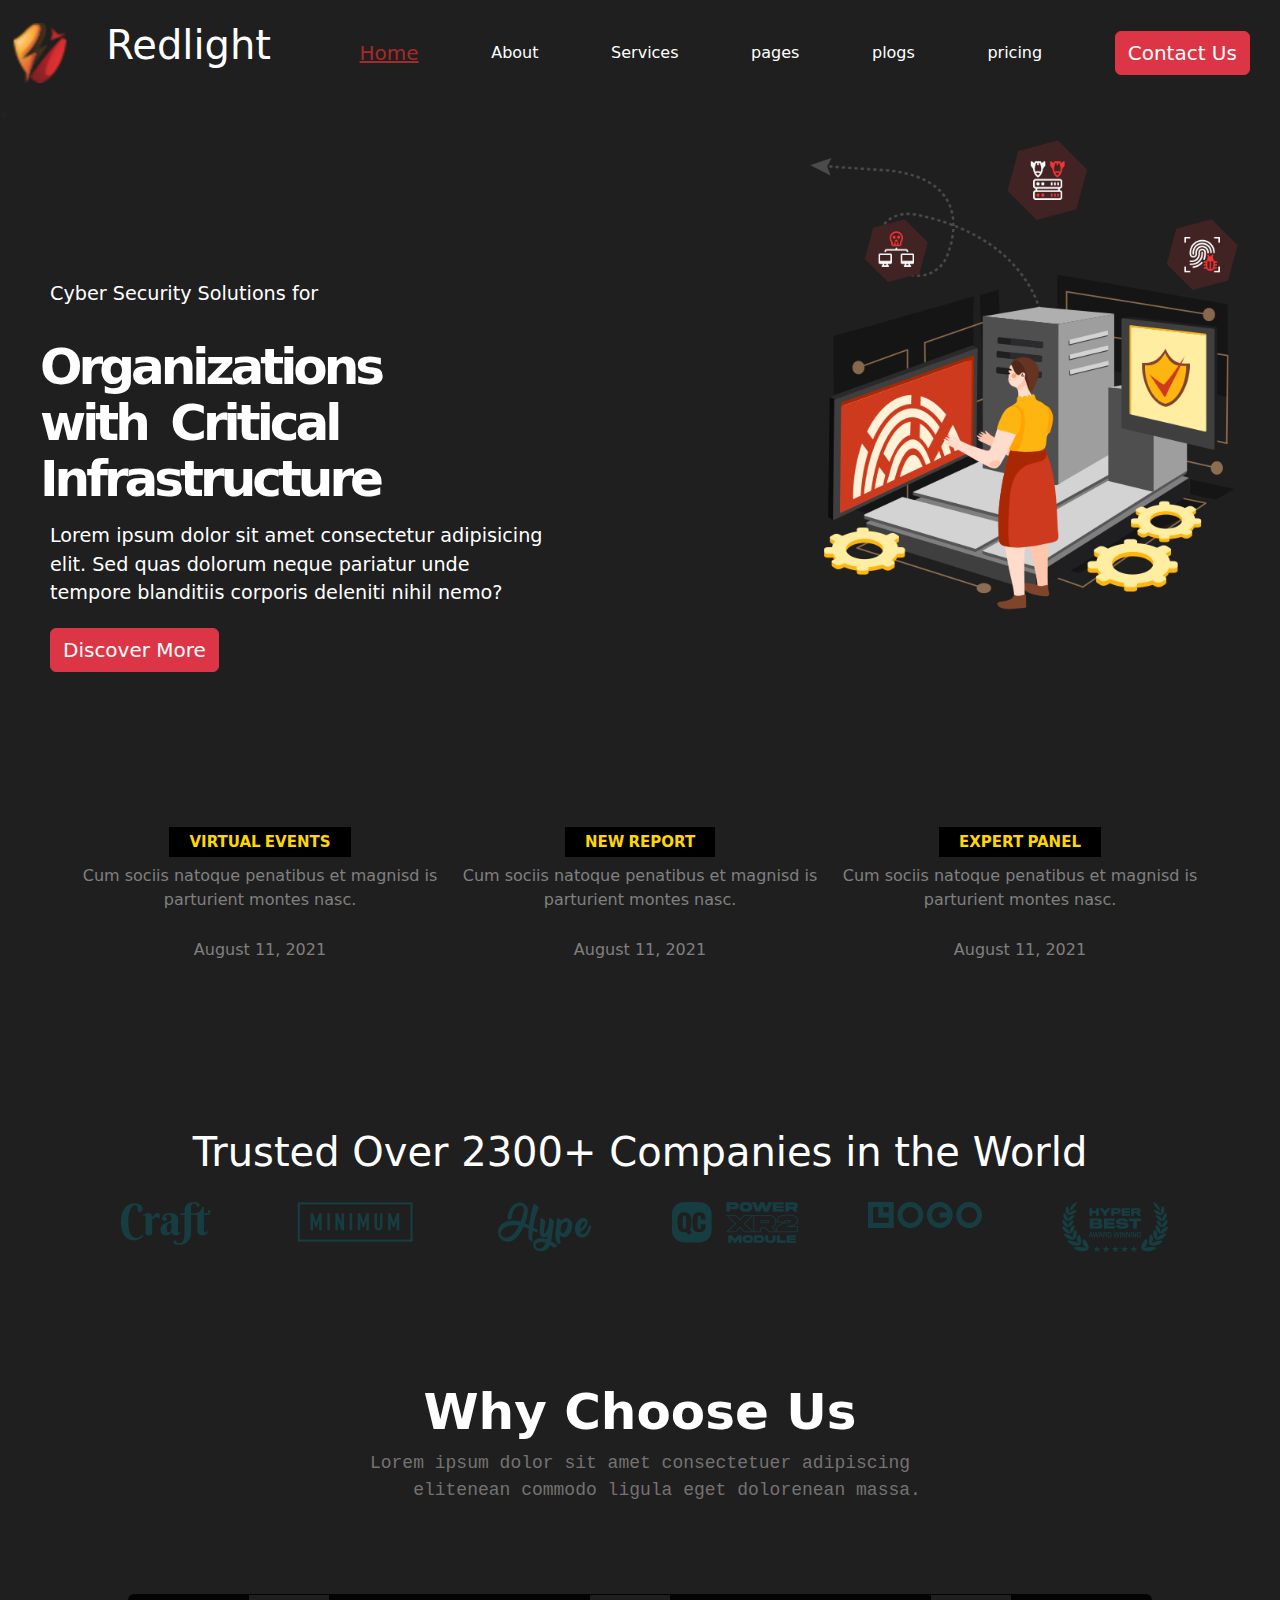
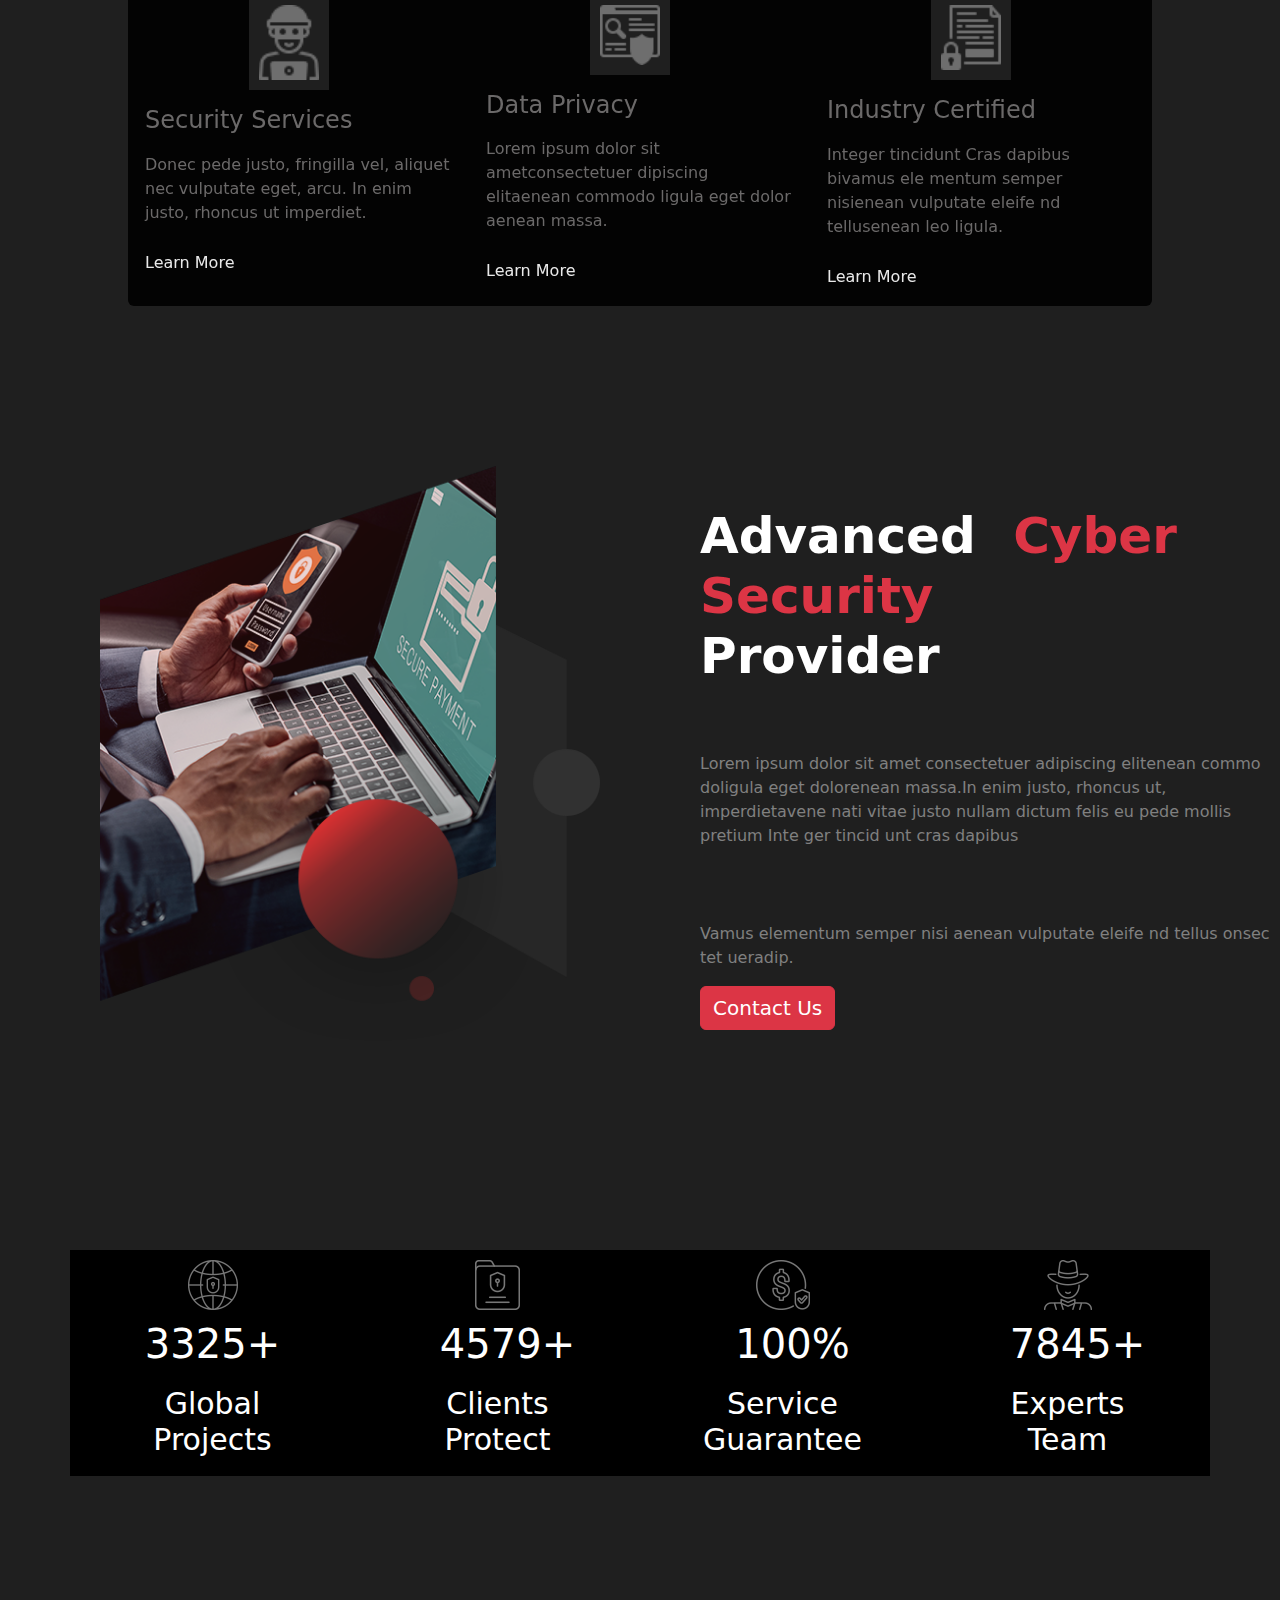
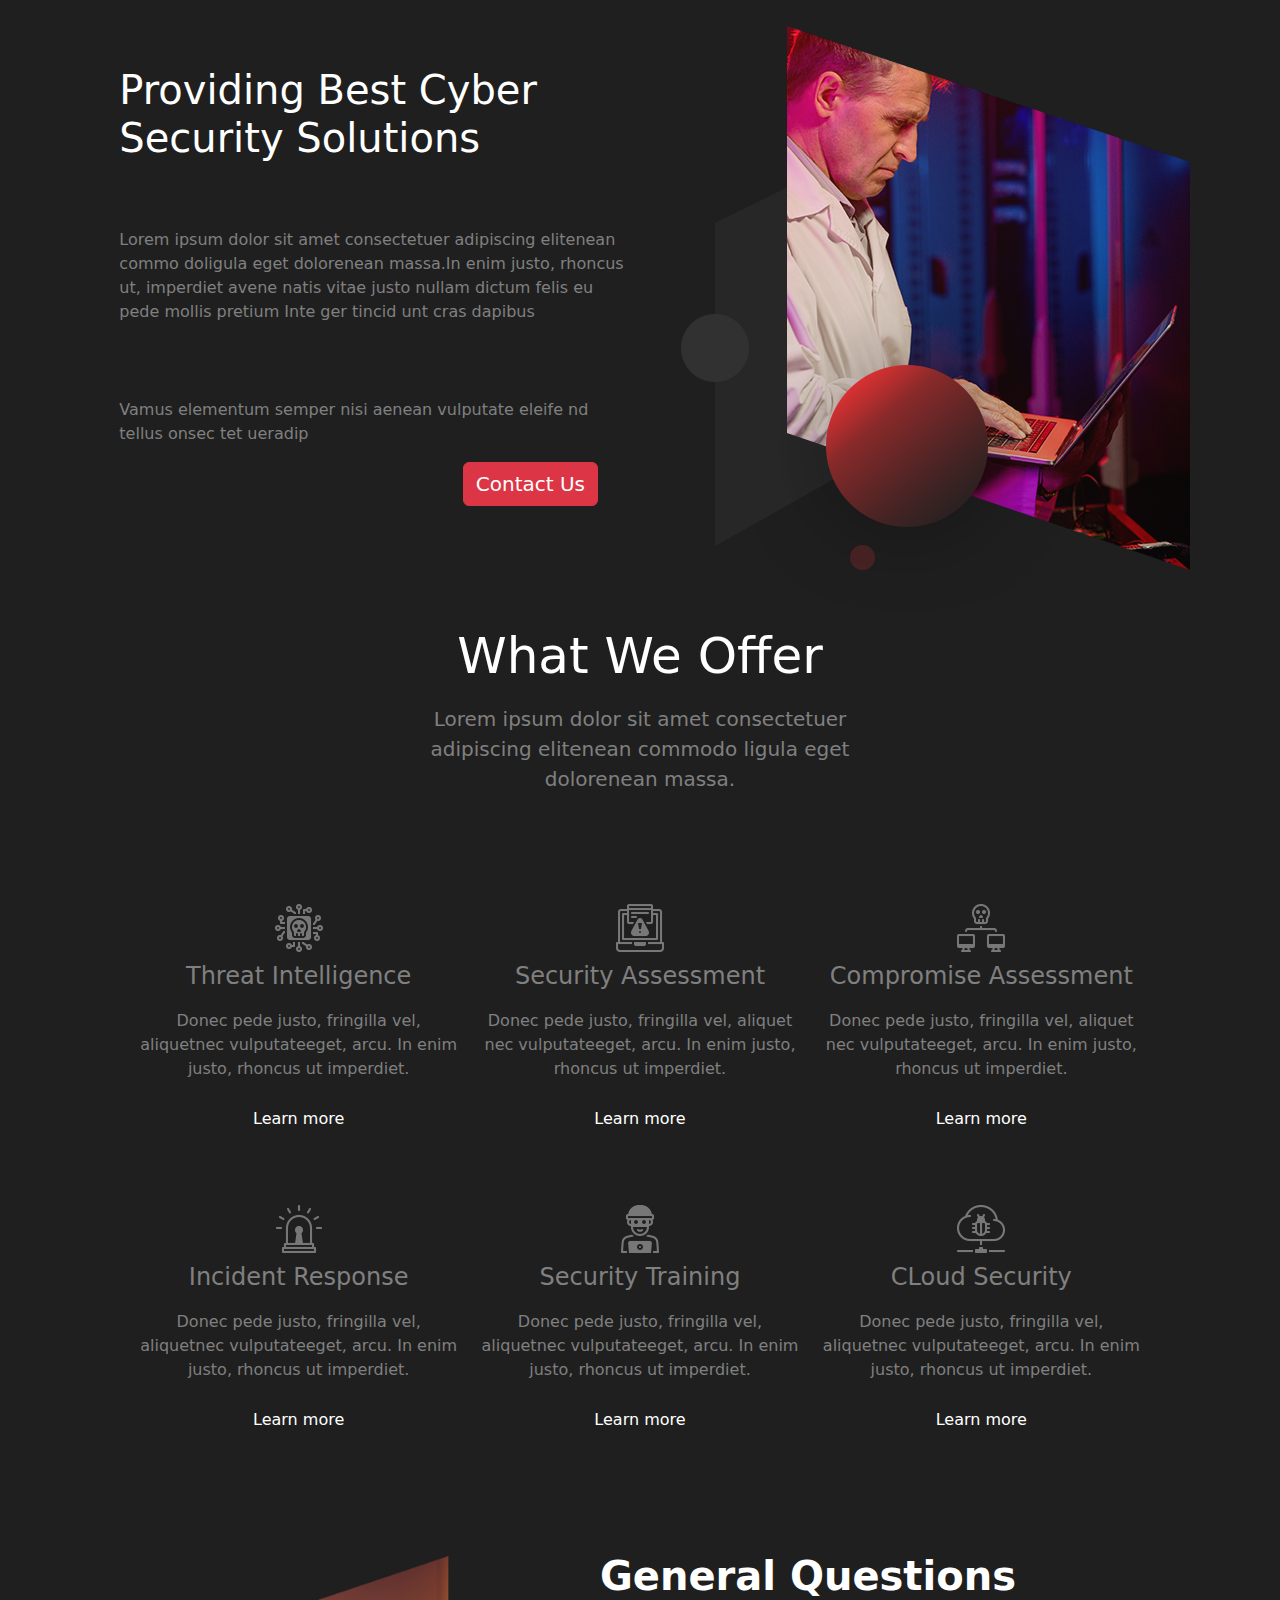
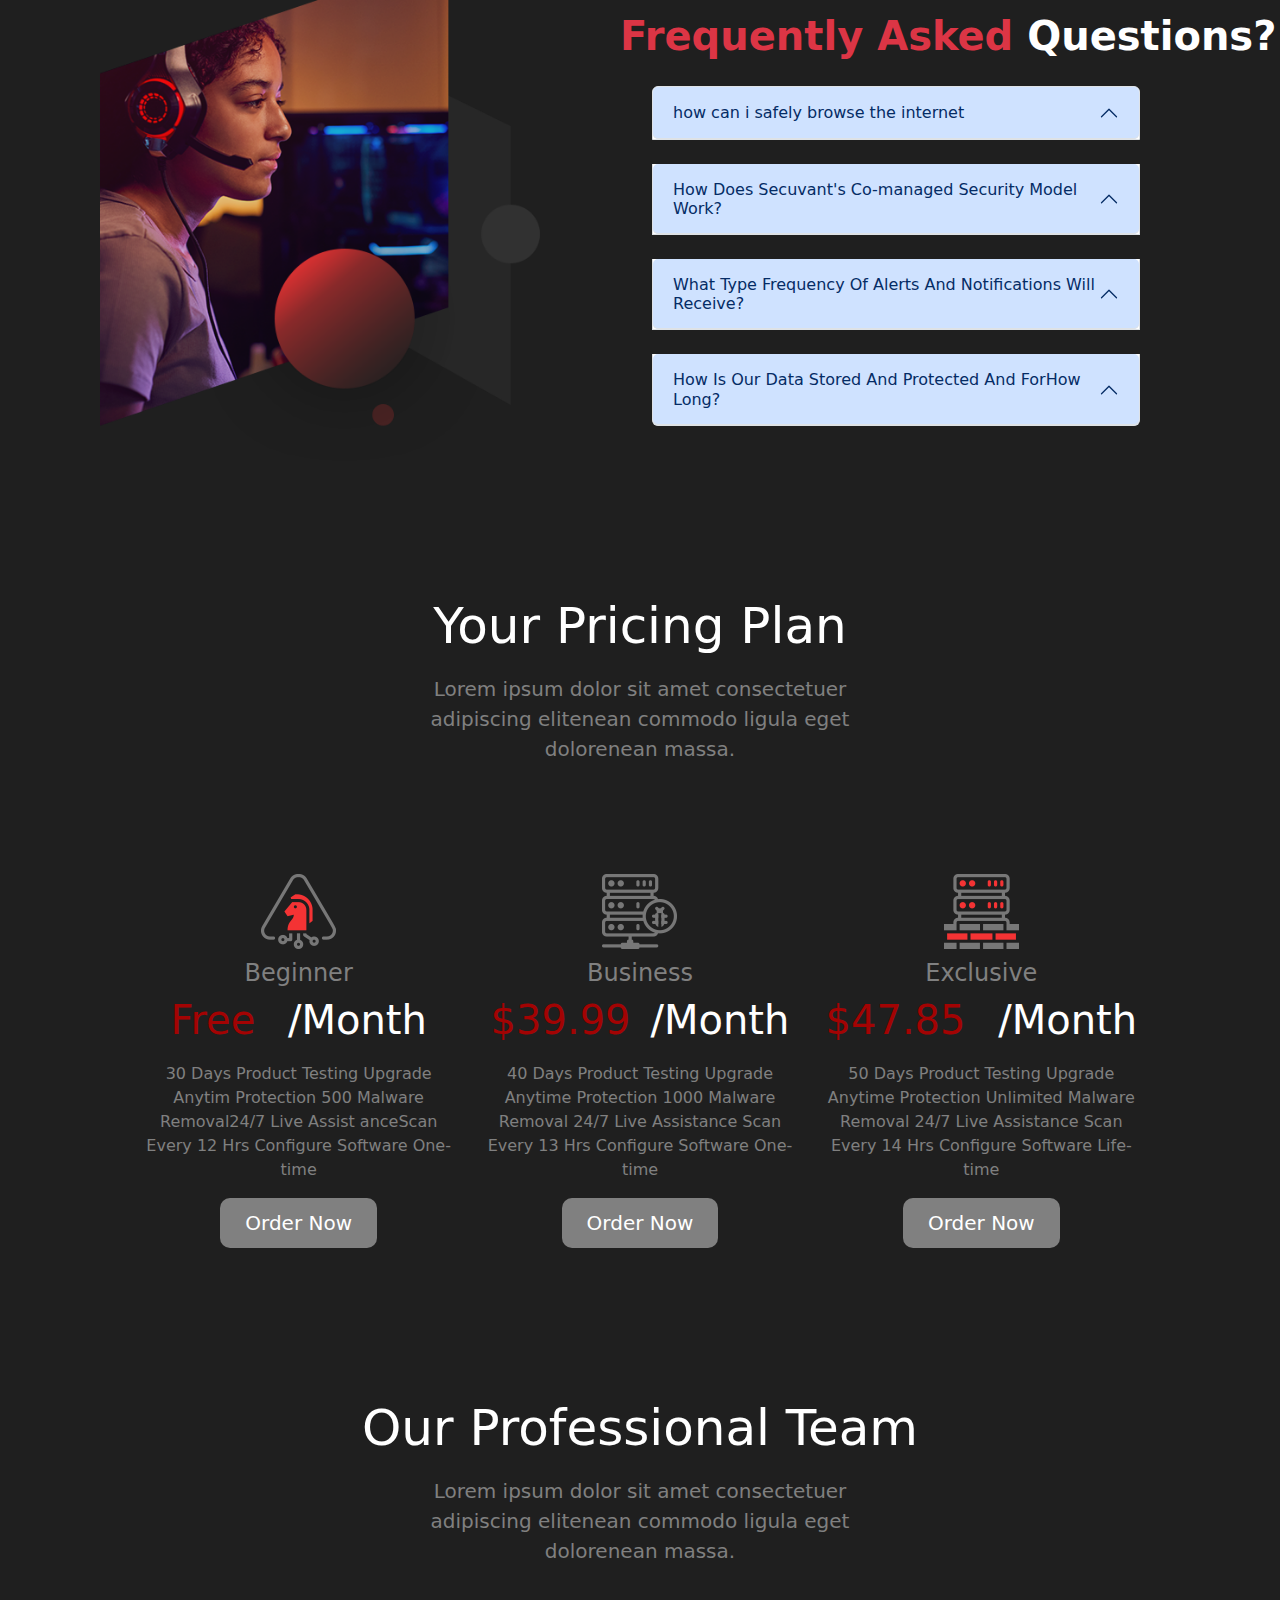
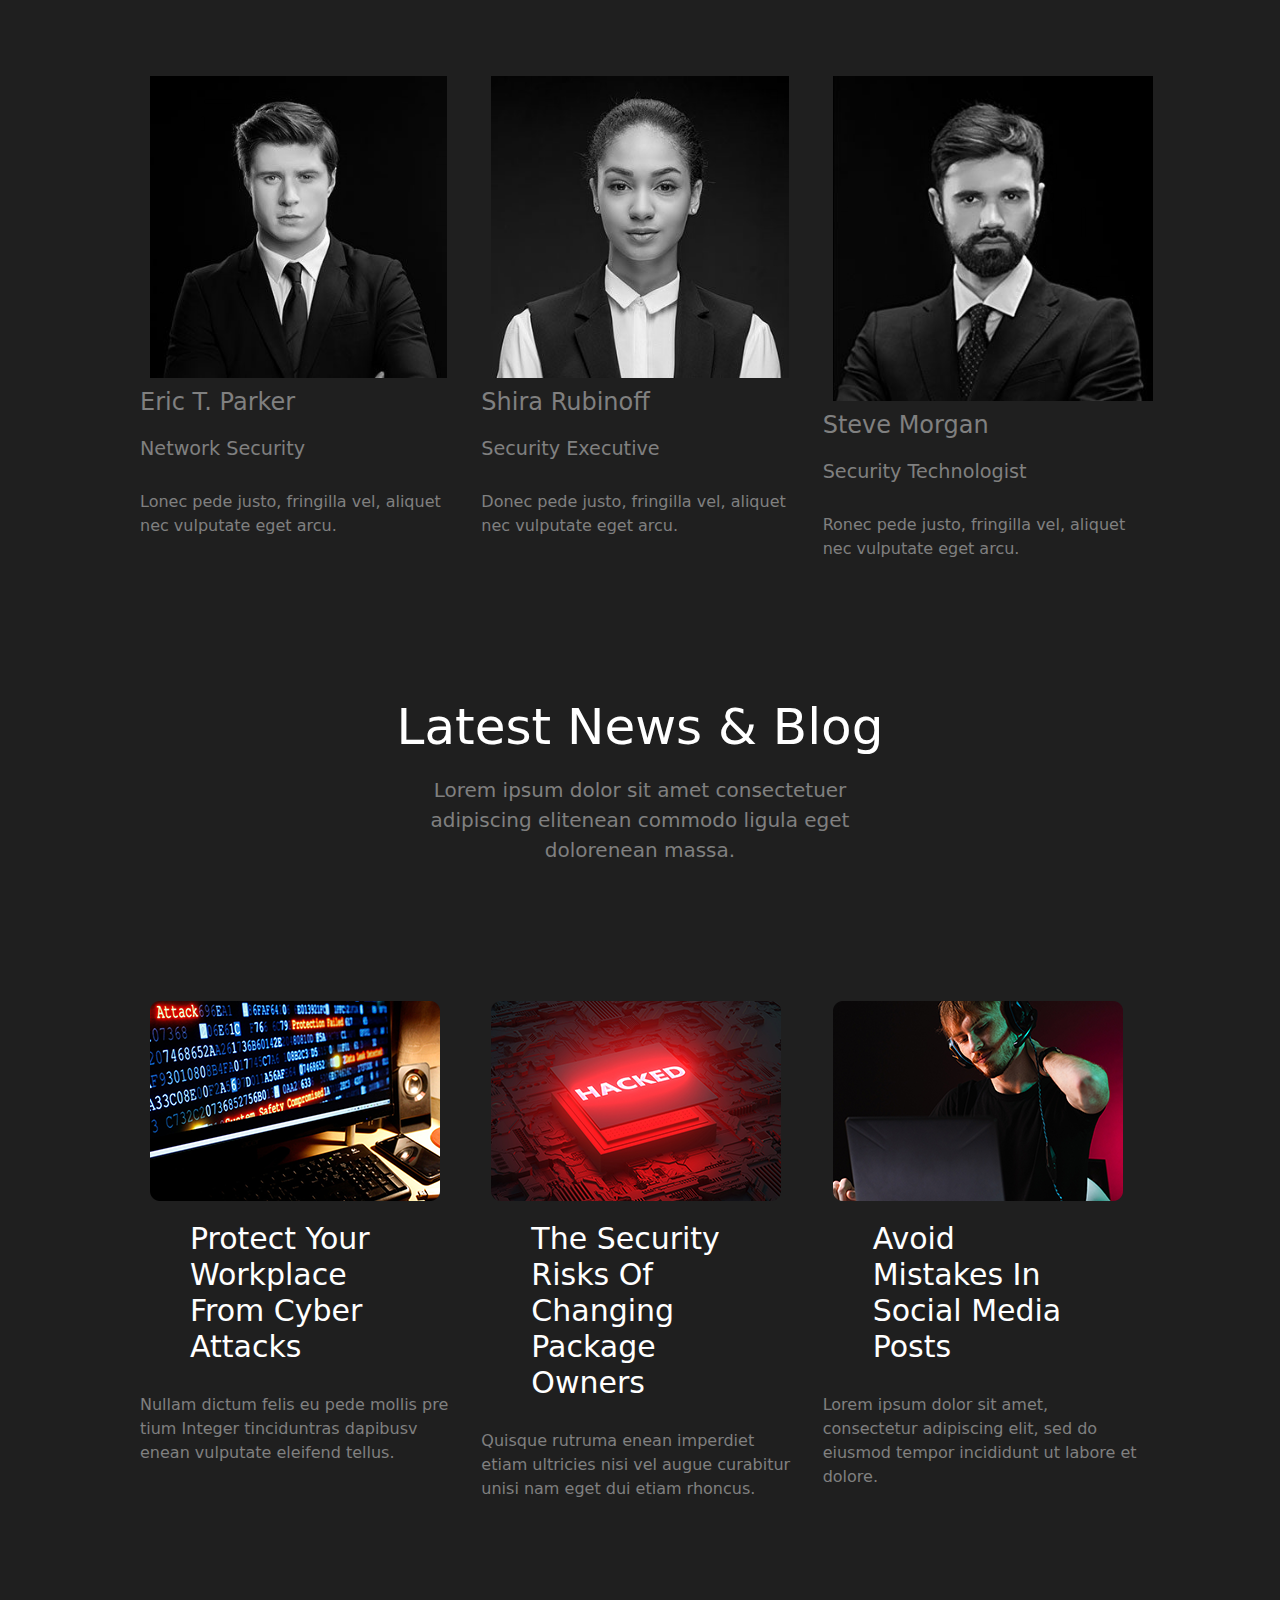
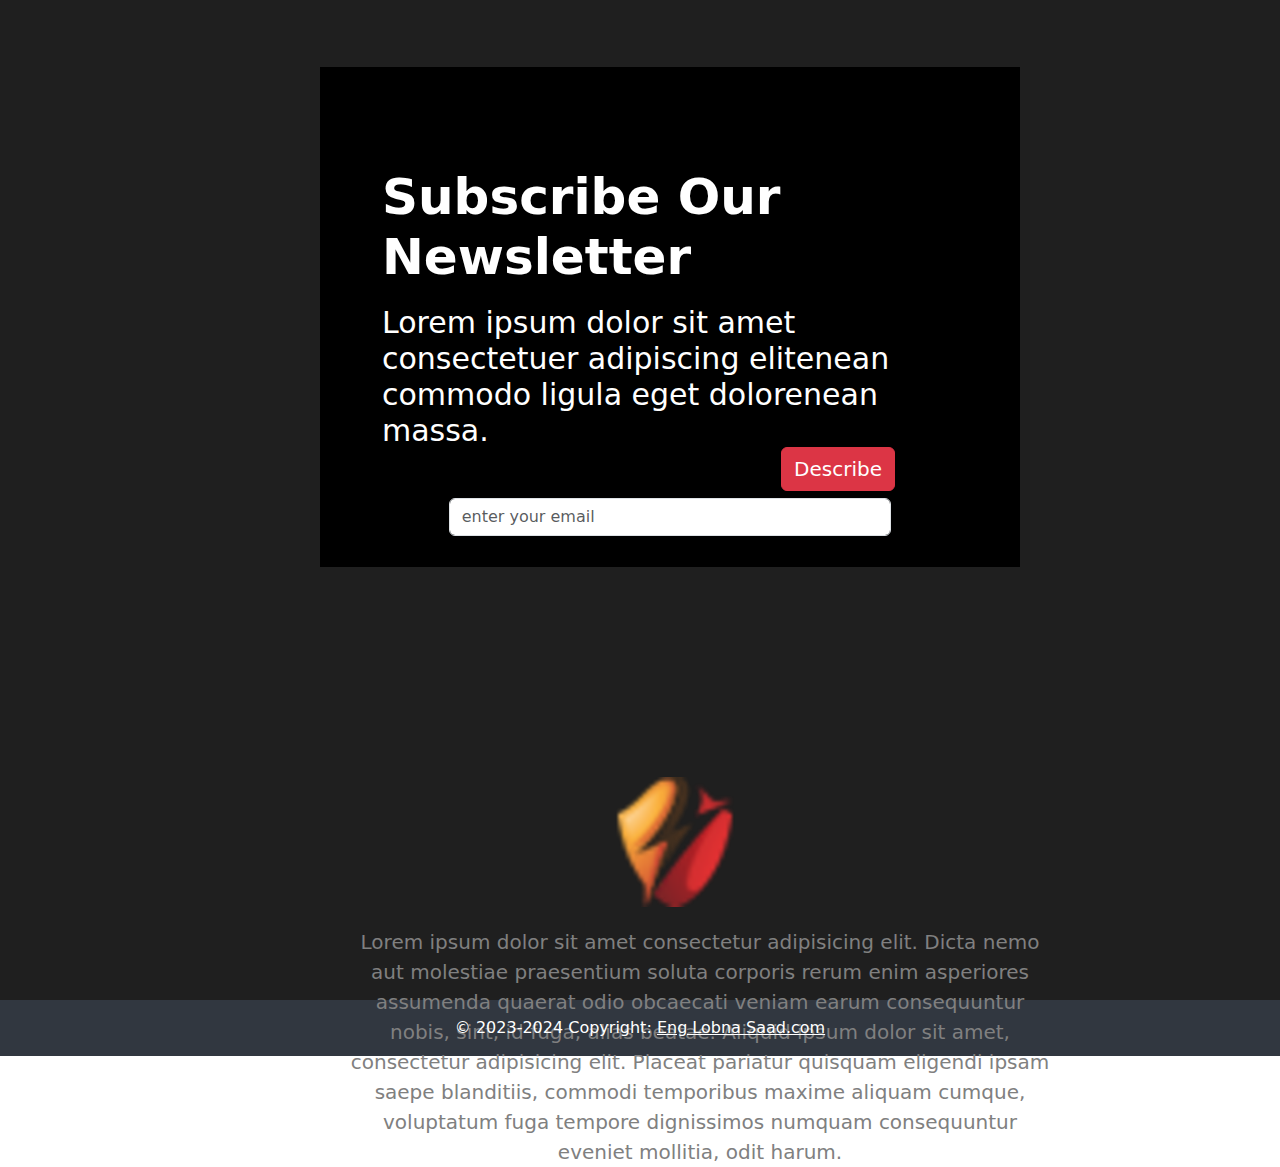
<file: index.html>
<!DOCTYPE html>
<html lang="en">
<head>
    <meta charset="UTF-8">
    <meta name="viewport" content="width=device-width, initial-scale=1.0">
    <title>Home page</title>
    <link rel="stylesheet" href="./css/bootstrap.css">
    <link rel="stylesheet" href="./css/style.css">
    <link rel="stylesheet" href="https://cdnjs.cloudflare.com/ajax/libs/font-awesome/6.4.2/css/all.min.css">
    <link
    rel="stylesheet"
    href="https://cdnjs.cloudflare.com/ajax/libs/animate.css/4.1.1/animate.min.css"
  />
</head>
<body>



 <div class="back">
    <nav class="navbar">
        <a class="navbar-brand" href="#">
            <img src="./photos my web/pho.png" style="margin-top: 0; margin-left: 0; width: 80px;"  alt="">
            <span>redlight</span>
        </a>

        <ul class="navbar-nav text-white">
            <li class="nav-item "><a class="nav-boord " href="index.html">Home</a></li>
        </ul>

        <ul class="navbar-nav">
            <li class="nav-item"><a class="nav-link " href="about .html">About</a></li>
        </ul>
        <ul class="navbar-nav">
            <li class="nav-item"><a class="nav-link" href="services.html">Services</a></li>
        </ul>
        <ul class="navbar-nav">
            <li class="nav-item"><a class="nav-link" href="pages.html">pages</a></li>
        </ul>
        <ul class="navbar-nav">
            <li class="nav-item"><a class="nav-link" href="plog.html">plogs</a></li>
        </ul>
        <ul class="navbar-nav">
            <li class="nav-item"><a class="nav-link" href="pricing.html">pricing</a></li>
        </ul>
        <button type="button" class="btn btn-danger"><a class="nav-link"  href="contact.html">Contact Us</a></button>
    </nav>
 *    
    <div style="margin-bottom: 200px; height: 500px;">
        <img src="./photos my web/photo1.jpg" class="img" alt="" >

        <div style="padding-top: 20PX;">
            <div class="text">Cyber Security Solutions for</div>
            <div class="speech">Organizations with Critical Infrastructure</div>
            <div class="test">Lorem ipsum dolor sit amet consectetur adipisicing elit. Sed quas dolorum neque pariatur unde tempore blanditiis corporis deleniti nihil nemo?</div>
        </div>
    


        <button type="button" class="btn btn-danger" style="margin-left: 50px;"><a  class="nav-link"  href="about .html">Discover More</a></button>
    </div>


 <div class="container" style="margin-top: 100px;">
    <div class="row ">
        <div class="col-lg-4 col-md-4 col-sm-12 mb-md-0 mb-4 text-md-left text-center">
        <div class="cards-outer outer-card1 aos-init aos-animate">
            <h6 class="heading-background">VIRTUAL EVENTS</h6>
            <p class="card-heading-p vertical-bar-line">Cum sociis natoque penatibus et magnisd is parturient montes nasc.</p>
            <p class="date-p">August 11, 2021</p>
            
        </div>
        </div>
        <div class="col-lg-4 col-md-4 col-sm-12 mb-md-0 mb-4 text-md-left text-center">
            <div class="cards-outer outer-card1 aos-init aos-animate">
                <h6 class="heading-background">NEW REPORT</h6>
                <p class="card-heading-p vertical-bar-line">Cum sociis natoque penatibus et magnisd is parturient montes nasc.</p>


                <p class="date-p">August 11, 2021</p>
        </div>
        </div>

        <div class="col-lg-4 col-md-4 col-sm-12 mb-md-0 mb-4 text-md-left text-center aos-init aos-animate">
            <div class="cards-outer outer-card1 aos-init aos-animate">
                 
                <h6 class="heading-background">EXPERT PANEL</h6>
                <p class="card-heading-p vertical-bar-line">Cum sociis natoque penatibus et magnisd is parturient montes nasc.</p>
                <p class="date-p">August 11, 2021</p>
        </div>
        </div>

    </div>
</div>



<h1 class="mark" style="margin-top: 100px;">Trusted Over 2300+ Companies in the World</h1>


<div class="container">
    <div class="row">
        <div class="col-lg-2 col-sm-4 col-6 mb-md-0 mb-4 text-center d-table align-items-center">
            <div class="logo-box aos-init aos-animate" data-aos="flip-left" data-aos-easing="ease-out-cubic" data-aos-duration="2000">
                <figure class="mb-0 comapanies-icon-margin icons-mb">
                    <img src="./photos my web/photo 2.png" alt="">
                </figure>
            </div>
        </div>
        <div class="col-lg-2 col-sm-4 col-6 mb-md-0 mb-4 text-center d-table align-items-center">
            <div class="logo-box aos-init aos-animate" data-aos="flip-left" data-aos-easing="ease-out-cubic" data-aos-duration="2000">
                <figure class="mb-0 comapanies-icon-margin icons-mb">
                    <img src="./photos my web/photo 3.png" alt="">
                </figure>
            </div>    
        </div>
        <div class="col-lg-2 col-sm-4 col-6 mb-md-0  mb-4 text-center d-table align-items-center">
            <div class="logo-box aos-init aos-animate" data-aos="flip-left" data-aos-easing="ease-out-cubic" data-aos-duration="2000">
                <figure class="mb-0 comapanies-icon-margin-hype icons-mb">
                    <img src="./photos my web/photo 4.png" alt="">
                </figure>
            </div> 
        </div>
        <div class="col-lg-2 col-sm-4 col-6 mb-md-0 mb-4 text-center d-table align-items-center">
            <div class="logo-box aos-init aos-animate" data-aos="flip-left" data-aos-easing="ease-out-cubic" data-aos-duration="2000">
                <figure class="mb-0 comapanies-icon-margin-3">
                    <img src="./photos my web/photo 5.png" alt="">
                </figure>
            </div> 
        </div>
        <div class="col-lg-2 col-sm-4 col-6 mb-md-0 mb-4 text-center d-table align-items-center">
            <div class="logo-box aos-init aos-animate" data-aos="flip-left" data-aos-easing="ease-out-cubic" data-aos-duration="2000">
                <figure class="mb-0 comapanies-icon-margin-3">
                    <img src="./photos my web/photo 6.png" alt="">
                </figure>
            </div> 
        </div>
        <div class="col-lg-2 col-sm-4 col-6 mb-md-0 mb-4 text-center d-table align-items-center">
            <div class="logo-box aos-init aos-animate" data-aos="flip-left" data-aos-easing="ease-out-cubic" data-aos-duration="2000">
                <figure class="mb-0 mt-0 comapanies-icon-margin-3 companies-icon6">
                    <img src="./photos my web/photo 7.png" alt="">
                </figure>
            </div>  
        </div>

    </div>
</div>

<div style="margin-bottom :90px;">
<h2 class="prof animate__animated animate__backInDown " style="margin-top: 100px;">Why Choose Us</h2>

<pre class="ddd">Lorem ipsum dolor sit amet consectetuer adipiscing
     elitenean commodo ligula eget dolorenean massa.
</pre>
</div>


<div class="card-group mmm">
    <div class="card ggg" style="background-color: black;">
        <img src="./photos my web/photo 8.png"  width="80px" class="phooo">
      <div class="card-body">
        <h4 class="card-title">Security Services</h4>
        <p class="card-text">Donec pede justo, fringilla vel, aliquet nec
             vulputate eget, arcu. In enim justo, rhoncus ut
              imperdiet.</p>
        <p class="card-text"><a class="nav-link"  href="about .html">Learn More</a></p>
      </div>
    </div>
    <div class="card ggg" style="background-color: black;">
    <img src="./photos my web/photo 9.png" width="80px" class="phooo"  alt="">
      <div class="card-body ">
        <h4 class="card-title">Data Privacy</h4>
        <p class="card-text">Lorem ipsum dolor sit ametconsectetuer
             dipiscing elitaenean commodo ligula eget dolor
              aenean massa.</p>
        <p class="card-text"><a class="nav-link"  href="about .html">Learn More</a></p>
      </div>
    </div>
    <div class="card ggg" style="background-color: black;">
        <img src="./photos my web/photo 10.png" width="80px"  class="phooo" alt="">
      <div class="card-body ggg">
        <h4 class="card-title">Industry Certified</h4>
        <p class="card-text">Integer tincidunt Cras dapibus bivamus ele
             mentum semper nisienean vulputate eleife nd
              tellusenean leo ligula.</p>
        <p class="card-text"><a class="nav-link"  href="about .html">Learn More</a></p>
      </div>
    </div>
  </div>




  <img class="photo" src="./photos my web/photo 11.png" alt="" style="margin-top: 60px;">

<div class="jpg"> 
    <h2>Advanced <span class="text-danger" style="font-size: 50px;">Cyber Security</span> <br> Provider</h2>
    <br><br>
    <p>Lorem ipsum dolor sit amet consectetuer adipiscing elitenean commo doligula
     eget dolorenean massa.In enim justo, rhoncus ut, imperdietavene nati
     vitae justo nullam dictum felis eu pede mollis pretium Inte
    ger tincid unt cras dapibus</p>
    <br><br>
    <p>Vamus elementum semper nisi aenean vulputate eleife nd tellus onsec
     tet ueradip.</p>
     <button type="button" class="btn btn-danger"><a class="nav-link"  href="contact.html">Contact Us</a></button>

</div>
<br><br><br><br><br>


<div class="container">
    <div class="row" style="margin-top: 100px;">

        <div class="col-lg-3 col-md-3 col-sm-12 text-center b ggg ">
            <div class="" data-aos="fade-up">
                <div class="icons-rounded-box">
                    <figure class="mb-0">
                        <img class="m" src="./photos my web/photo 12.png" alt="">
                    </figure>
                </div>
                <h3 class="counetr-heading">
                    <div class="counter ">3325+</div>
                   
                </h3>
                <h5 class="cyber-boxes-text">Global Projects</h5>
                
            </div>
        </div>

        <div class="col-lg-3 col-md-3 col-sm-12 text-center b ggg">
            <div class="" data-aos="fade-up">
                <div class="icons-rounded-box">
                    <figure class="mb-0 icon-color">
                        <img class="m" src="./photos my web/photo 13.png" alt="">
                    </figure>
                </div>
                <h3 class="counetr-heading">
                    <span class="counter">4579+</span>
                </h3>
                <h5 class="cyber-boxes-text">Clients Protect</h5>
                
            </div>
        </div>

        <div class="col-lg-3 col-md-3 col-sm-12 text-center b ggg">
            <div class="about-us-content aos-init aos-animate" data-aos="fade-up">
                <div class="icons-rounded-box">
                    <figure class="mb-0">
                        <img class="m" src="./photos my web/photo 14.png" alt="">
                    </figure>
                </div>
                <h3 class="counetr-heading">
                    <span class="counter">100%</span>
                </h3>
                <h5 class="cyber-boxes-text">Service Guarantee</h5>
                
            </div>
        </div>

        <div class="col-lg-3 col-md-3 col-sm-12 text-center b ggg">
            <div class="about-us-content aos-init aos-animate" data-aos="fade-up">
                <div class="icons-rounded-box">
                    <figure class="mb-0">
                        <img class="m" src="./photos my web/photo 15.png" alt="">
                    </figure>
                </div>
                <h3 class="counetr-heading">
                    <span class="counter">7845+</span>
                </h3>
                <h5 class="cyber-boxes-text">Experts Team</h5>
                
            </div>
        </div>


    </div>
</div> 


<div class="row" dir="rtl" style="margin-top: 100px;">
    <div class="col">
       <img class="appr" src="./photos my web/photo 16.png" style="margin-top: 50px; margin-right: 40px;"  alt="">
    </div>
    <div class="col" > 
        <h3 style="direction: ltr;width: 81%; padding-top: 90px;">Providing Best Cyber Security Solutions</h3>
        <br><br>
        <p style="width: 81%; direction: ltr;">Lorem ipsum dolor sit amet consectetuer adipiscing elitenean 
            commo doligula eget dolorenean massa.In enim justo, rhoncus ut, 
            imperdiet avene natis vitae justo nullam dictum felis eu pede
            mollis pretium Inte ger tincid unt cras dapibus</p>
        <br><br>
        <p style="width: 81%; direction: ltr;">Vamus elementum semper nisi aenean vulputate eleife nd tellus onsec
        tet ueradip</p>
        <button type="button" class="btn btn-danger"><a   class="nav-link"   href="contact.html">Contact Us</a></button>

    </div>
</div>

 
<div style="margin-top: 100px; margin-bottom: 100px;">
<h1 class="non">What We Offer</h1>
<p class="done">Lorem ipsum dolor sit amet consectetuer adipiscing
     elitenean commodo ligula eget dolorenean massa.
</p>
</div>


<div class="row mmm">

    <div class="col-lg-4 col-md-4 col-sm-12 text-center">
        <div class="about-us-content about-margin-bottom aos-init aos-animate" data-aos="fade-up">
            <div class="icons-rounded-box">
                <figure class="mb-0">
                    <img class="j" src="./photos my web/photo 17.png" alt="">
                </figure>
            </div>
            <h4>Threat Intelligence</h4>
            <p class="security-services-p">Donec pede justo, fringilla vel, aliquetnec
                 vulputateeget, arcu. In enim justo,
                 rhoncus ut imperdiet.</p>
                 <p class="sss"><a   class="nav-link"  href="about .html">Learn more</a></p>
        </div>
    </div>

    <div class="col-lg-4 col-md-4 col-sm-12 text-center">
        <div class="about-us-content about-margin-bottom aos-init aos-animate" data-aos="fade-up">
            <div class="icons-rounded-box">
                <figure class="mb-0 icon-color">
                    <img class="j" src="./photos my web/photo 18.png" alt="">
                </figure>
            </div>
            <h4>Security Assessment</h4>
            <p class="security-services-p">Donec pede justo, fringilla vel, aliquet
                 nec vulputateeget, arcu. In enim justo,
                  rhoncus ut imperdiet.</p>
                  <p class="sss"><a class="nav-link" href="about .html">Learn more</a></p>
        </div>
    </div>

    <div class="col-lg-4 col-md-4 col-sm-12 text-center">
        <div class="about-us-content about-margin-bottom aos-init aos-animate" data-aos="fade-up">
            <div class="icons-rounded-box">
                <figure class="mb-0">
                    <img class="j" src="./photos my web/photo 19.png" alt="">
                </figure>
            </div>
            <h4>Compromise Assessment</h4>
            <p class="security-services-p">Donec pede justo, fringilla vel, aliquet 
                nec vulputateeget, arcu. In enim justo,
                 rhoncus ut imperdiet.</p>
            <p class="sss"><a  class="nav-link" href="about .html">Learn more</a></p>
        </div>
    </div>

</div> 

<br><br>

<div class="row mmm">
    <div class="col-lg-4 col-md-4 col-sm-12 text-center">
        <div class="about-us-content about-margin-bottom aos-init aos-animate" data-aos="fade-up">
            <div class="icons-rounded-box">
                <figure class="mb-0">
                    <img class="p" src="./photos my web/photo 20.png" alt="">
                </figure>
            </div>
            <h4>Incident Response</h4>
            <p class="security-services-p">Donec pede justo, fringilla vel, aliquetnec
                 vulputateeget, arcu. In enim justo,
                 rhoncus ut imperdiet.</p>
                 <p class="sss"><a class="nav-link" href="about .html">Learn more</a></p>
        </div>
    </div>


    <div class="col-lg-4 col-md-4 col-sm-12 text-center">
        <div class="about-us-content about-margin-bottom aos-init aos-animate" data-aos="fade-up">
            <div class="icons-rounded-box">
                <figure class="mb-0">
                    <img class="p" src="./photos my web/photo 8.png" alt="">
                </figure>
            </div>
            <h4>Security Training</h4>
            <p class="security-services-p">Donec pede justo, fringilla vel, aliquetnec
                 vulputateeget, arcu. In enim justo,
                 rhoncus ut imperdiet.</p>
                 <p class="sss"><a class="nav-link" href="about .html">Learn more</a></p>
        </div>
    </div>


    <div class="col-lg-4 col-md-4 col-sm-12 text-center">
        <div class="about-us-content about-margin-bottom aos-init aos-animate" data-aos="fade-up">
            <div class="icons-rounded-box">
                <figure class="mb-0">
                    <img class="p" src="./photos my web/photo 21.png" alt="">
                </figure>
            </div>
            <h4>CLoud Security</h4>
            <p class="security-services-p">Donec pede justo, fringilla vel, aliquetnec
                 vulputateeget, arcu. In enim justo,
                 rhoncus ut imperdiet.</p>
                 <p class="sss"><a  class="nav-link" href="about .html">Learn more</a></p>
        </div>
    </div>

</div>

<br><br>



   <div class="" style="margin-top: 50px;"> 
    <img class="ddf " src="./photos my web/photo 22.png"  style="margin-left: 50px;"  alt="">
    </div>
      <div class="words">General Questions <span class="text-danger">Frequently Asked</span> Questions?</div>




     <div class="row mmm">
        <div class="col"></div>
        <div class="col">
            <div class="accordion" id="accordionExample">
                <div class="accordion-item ">
                <h2 class="accordion-header" id="headingOne">
                    <button class="accordion-button  nn" type="button" data-bs-toggle="collapse" data-bs-target="#collapseOne" aria-expanded="true" aria-controls="collapseOne">
                        how can i safely browse the internet
                    </button>
                </h2>
                <div id="collapseOne" class="accordion-collapse collapse" aria-labelledby="headingOne" data-bs-parent="#accordionExample">
                    <div class="accordion-body">
                    <strong>This is the first item's accordion body.</strong> It is shown by default, until the collapse plugin adds the appropriate classes that we use to style each element. These classes control the overall appearance, as well as the showing and hiding via CSS transitions. You can modify any of this with custom CSS or overriding our default variables. It's also worth noting that just about any HTML can go within the <code>.accordion-body</code>, though the transition does limit overflow.
                    </div>
                </div>
                </div>
                <br>
                <div class="accordion-item">
                <h2 class="accordion-header" id="headingTwo">
                    <button class="accordion-button nn" type="button" data-bs-toggle="collapse" data-bs-target="#collapseTwo" aria-expanded="false" aria-controls="collapseTwo">
                        How Does Secuvant's Co-managed Security Model Work?
                    </button>
                </h2>
                <div id="collapseTwo" class="accordion-collapse collapse" aria-labelledby="headingTwo" data-bs-parent="#accordionExample">
                    <div class="accordion-body">
                    <strong>This is the second item's accordion body.</strong> It is hidden by default, until the collapse plugin adds the appropriate classes that we use to style each element. These classes control the overall appearance, as well as the showing and hiding via CSS transitions. You can modify any of this with custom CSS or overriding our default variables. It's also worth noting that just about any HTML can go within the <code>.accordion-body</code>, though the transition does limit overflow.
                    </div>
                </div>
                </div>
                <br>
                <div class="accordion-item">
                <h2 class="accordion-header" id="headingThree">
                    <button class="accordion-button nn" type="button" data-bs-toggle="collapse" data-bs-target="#collapseThree" aria-expanded="false" aria-controls="collapseThree">
                        What Type Frequency Of Alerts And Notifications Will Receive?
                    </button>
                </h2>
                <div id="collapseThree" class="accordion-collapse collapse" aria-labelledby="headingThree" data-bs-parent="#accordionExample">
                    <div class="accordion-body">
                    <strong>This is the third item's accordion body.</strong> It is hidden by default, until the collapse plugin adds the appropriate classes that we use to style each element. These classes control the overall appearance, as well as the showing and hiding via CSS transitions. You can modify any of this with custom CSS or overriding our default variables. It's also worth noting that just about any HTML can go within the <code>.accordion-body</code>, though the transition does limit overflow.
                    </div>
                </div>
                </div>
                <br>
                <div class="accordion-item">
                    <h2 class="accordion-header" id="headingOne">
                    <button class="accordion-button nn" type="button" data-bs-toggle="collapse" data-bs-target="#nnn" aria-expanded="true" aria-controls="nnn">
                        How Is Our Data Stored And Protected And ForHow Long?
                    </button>
                    </h2>
                    <div id="nnn" class="accordion-collapse collapse" aria-labelledby="headingOne" data-bs-parent="#accordionExample">
                    <div class="accordion-body">
                        <strong>This is the first item's accordion body.</strong> It is shown by default, until the collapse plugin adds the appropriate classes that we use to style each element. These classes control the overall appearance, as well as the showing and hiding via CSS transitions. You can modify any of this with custom CSS or overriding our default variables. It's also worth noting that just about any HTML can go within the <code>.accordion-body</code>, though the transition does limit overflow.
                    </div>
                    </div>
            </div>
     </div>
        </div>
    </div>



<div style="margin-bottom: 100px; margin-top: 150px;">
    <h1 class="non">Your Pricing Plan</h1>
    <p class="done">Lorem ipsum dolor sit amet consectetuer adipiscing
         elitenean commodo ligula eget dolorenean massa.
    </p>

</div>




<div class="row mmm">
    <div class="col-lg-4 col-md-4 col-sm-12 text-center" >
        <div class="about-us-content about-margin-bottom aos-init aos-animate" data-aos="fade-up">
            <div class="icons-rounded-box">
                <figure class="mb-0">
                    <img src="./photos my web/photo 23.png" alt="">
                </figure>
            </div>
            <h4 class="pricing-plan-h4" style="width: 50%; margin-left: auto; margin-right: auto;">Beginner</h4>
            <h3 class="pricing-plan-color">Free <span class="pricing-free-text">/Month</span></h3>
            <p class="pricing-content">30 Days Product Testing Upgrade Anytim
         Protection 500 Malware Removal24/7 Live Assist
         anceScan Every 12 Hrs Configure Software One-time</p>
            <div class="but">
                <button class="btnOrder"><a class="nav-link" href="pricing.html">order now</a></button>
            </div>
        </div>
    </div>


    <div class="col-lg-4 col-md-4 col-sm-12 text-center">
        <div class="about-us-content about-margin-bottom aos-init aos-animate" data-aos="fade-up">
            <div class="icons-rounded-box">
                <figure class="mb-0 icon-color">
                    <img src="./photos my web/photo 24.png" alt="">
                </figure>
            </div>
            <h4 class="pricing-plan-h4" style="width: 50%; margin-left: auto; margin-right: auto;">Business</h4>
            <h3 class="pricing-plan-color">$39.99<span class="pricing-free-text">/Month</span></h3>            
            <p class="pricing-content">40 Days Product Testing
                Upgrade Anytime Protection
                1000 Malware Removal
                24/7 Live Assistance
                Scan Every 13 Hrs
                Configure Software One-time</p>
                <div class="but">
                    <button class="btnOrder"><a class="nav-link" href="pricing.html ">order now</a></button>
                </div>
        </div>
    </div>


    <div class="col-lg-4 col-md-4 col-sm-12 text-center">
        <div class="about-us-content about-margin-bottom aos-init aos-animate" data-aos="fade-up">
            <div class="icons-rounded-box">
                <figure class="mb-0">
                    <img src="./photos my web/photo 25.png" alt="">
                </figure>
            </div>
            <h4 class="pricing-plan-h4" style="width: 50%; margin-left: auto; margin-right: auto;">Exclusive</h4>
            <h3 class="pricing-plan-color">$47.85 <span class="pricing-free-text">/Month</span></h3>
            <p class="pricing-content">50 Days Product Testing
                Upgrade Anytime Protection
                Unlimited Malware Removal
                24/7 Live Assistance
                Scan Every 14 Hrs
                Configure Software Life-time</p>
                <div class="but">
                    <button class="btnOrder"><a class="nav-link" href="pricing.html">order now</a></button>
                </div>
        </div>
    </div>
</div>




<div style="margin-top: 100px; margin-bottom: 100px;">
    <h1 class="non animate__animated animate__fadeInLeft ">Our Professional Team</h1>
    <p class="done">Lorem ipsum dolor sit amet consectetuer adipiscing
         elitenean commodo ligula eget dolorenean massa.
    </p>
</div>




<div class="row mmm">
    <div class="col-lg-4 col-md-4 col-sm-12">
        <div class="about-teams-inner aos-init aos-animate" data-aos="fade-up">
            <div class="about-team">
                <div class="icons-rounded-box">
                    <figure class="mb-0"><img src="./photos my web/photo 26.png" alt="" class="img-fluid teams-img-border bbbb">
                    </figure>
                </div>
            </div>
            <h4 class="about-team-members-h4">Eric T. Parker</h4>
            <p class="about-team-title" style=" font-size: larger;">Network Security</p>
            <p class="teams-section-p">Lonec pede justo, fringilla vel, aliquet nec vulputate eget arcu.
            </p>

        </div>
    </div>
    <div class="col-lg-4 col-md-4 col-sm-12">
        <div class="about-teams-inner aos-init aos-animate" data-aos="fade-up">
            <div class="about-team">
                <div class="icons-rounded-box">
                    <figure class="mb-0"><img src="./photos my web/photo 27.png" alt="" class="img-fluid teams-img-border bbbb">
                    </figure>
                </div>
            </div>
            <h4 class="about-team-members-h4">Shira Rubinoff</h4>
            <p class="about-team-title" style="font-size: larger;">Security Executive</p>
            <p class="teams-section-p">Donec pede justo, fringilla vel, aliquet nec vulputate eget arcu.</p>


        </div>
    </div>
    <div class="col-lg-4 col-md-4 col-sm-12">
        <div class="about-teams-inner aos-init aos-animate" data-aos="fade-up">
            <div class="about-team">
                <div class="icons-rounded-box">
                    <figure class="mb-0">
                        <img src="./photos my web/photo 28.png" class=" teams-img-border bbbb" width="340px">
                    </figure>
                </div>
            </div>
            <h4 class="about-team-members-h4">Steve Morgan</h4>
            <p class="about-team-title" style="font-size: larger;">Security Technologist</p>
            <p class="teams-section-p">Ronec pede justo, fringilla vel, aliquet nec vulputate eget arcu.</p>

        </div>
    </div>
</div>


<div style="margin-top: 100px; margin-bottom: 100px;">
<h1 class="non animate__animated animate__fadeInDownBig">Latest News & Blog</h1>
<p class="done">Lorem ipsum dolor sit amet consectetuer adipiscing
     elitenean commodo ligula eget dolorenean massa.
</p>
</div>

<div class="row mmm">
    <div class="col-lg-4 col-md-4 col-sm-12">
        <div class="blogs-section">
            <p>
                <div class="images-blog aos-init aos-animate" data-aos="fade-up">
                    <figure class="mb-0">
                        <img class="img-fluid ggg" src="./photos my web/photo 29.png" alt="">
                    </figure>
                </div>
                <h5 class="blogs-h5">Protect Your Workplace From Cyber Attacks</h5>
                <p class="blogs-p">Nullam dictum felis eu pede mollis pre tium Integer tinciduntras dapibusv
                    enean vulputate eleifend tellus.</p>
                </p>
        </div>
    </div>
    <div class="col-lg-4 col-md-4 col-sm-12">
        <div class="blogs-section">
            <p>
                <div class="images-blog aos-init aos-animate" data-aos="fade-up">
                    <figure class="mb-0">
                        <img class="img-fluid ggg" src="./photos my web/photo 30.png" alt="">
                    </figure>
                </div>
                <h5 class="blogs-h5">The Security Risks Of Changing Package Owners
                </h5>
                <p class="blogs-p">Quisque rutruma enean imperdiet etiam ultricies nisi vel augue
                    curabitur unisi nam eget dui etiam rhoncus.</p>
                </p>
        </div>
    </div>
    <div class="col-lg-4 col-md-4 col-sm-12">
        <div class="blogs-section">
            <p>
                <div class="images-blog aos-init aos-animate" data-aos="fade-up">
                    <figure class="mb-0">
                        <img class="img-fluid ggg" src="./photos my web/photo 31.png" alt="">
                    </figure>
                </div>
                <h5 class="blogs-h5">Avoid Mistakes In Social Media Posts</h5>
                <p class="blogs-p">Lorem ipsum dolor sit amet, consectetur adipiscing elit, sed do
                    eiusmod tempor incididunt ut labore et dolore.</p>
                </p>
        </div>
    </div>
</div>

<br> 

     
<div class="row justify-content-center one" style="position: relative; margin-bottom: 100px; margin-top: 100px;">
    <div>
        <h1 class="two">Subscribe Our Newsletter</h1>
     <h5>Lorem ipsum dolor sit amet consectetuer adipiscing
         elitenean commodo ligula eget dolorenean massa.</h5>
    </div>
    <div class="col-8">
        <input type="email" class="form-control"  placeholder="enter your email" id="exampleInputEmail1" aria-describedby="emailHelp" >
        <button class="btn btn-danger"  type="submit"  style="position:absolute; right: 95px; top:380px">Describe</button>
    </div>

</div>


<div>
    <img src="./photos my web/pho.png"  style=" width: 150px; margin-left: 600px;margin-top: 100px;" alt="">
    <p style=" width: 700px; margin-left: 350px;font-size: 20px; text-align: center;">Lorem ipsum dolor sit amet consectetur adipisicing elit. Dicta nemo aut molestiae praesentium soluta corporis rerum enim asperiores assumenda quaerat odio obcaecati veniam earum consequuntur nobis, sint, id fuga, alias beatae. Aliquid
         ipsum dolor sit amet, consectetur adipisicing elit. Placeat pariatur quisquam eligendi ipsam saepe blanditiis, commodi temporibus maxime aliquam cumque, voluptatum fuga
         tempore dignissimos numquam consequuntur eveniet mollitia, odit harum.</p>
</div>









 </div>

  <!-- Footer -->
  <footer
  class="text-center text-lg-start text-white"
  style="background-color: #3e4551"
  >
<!-- Copyright -->
<div
 class="text-center p-3"
 style="background-color: rgba(0, 0, 0, 0.2)"
 >
© 2023-2024 Copyright:
<a class="text-white" href="https://mdbootstrap.com/"
 >Eng Lobna Saad.com</a
>
</div>
<!-- Copyright -->
</footer>
<!-- Footer -->


    <script src="./js/jquery-3.7.1.min.js"></script>
    <script src="./js/popper.min.js"></script>
    <script src="./js/bootstrap.js"></script>
</body>
</html>
</file>
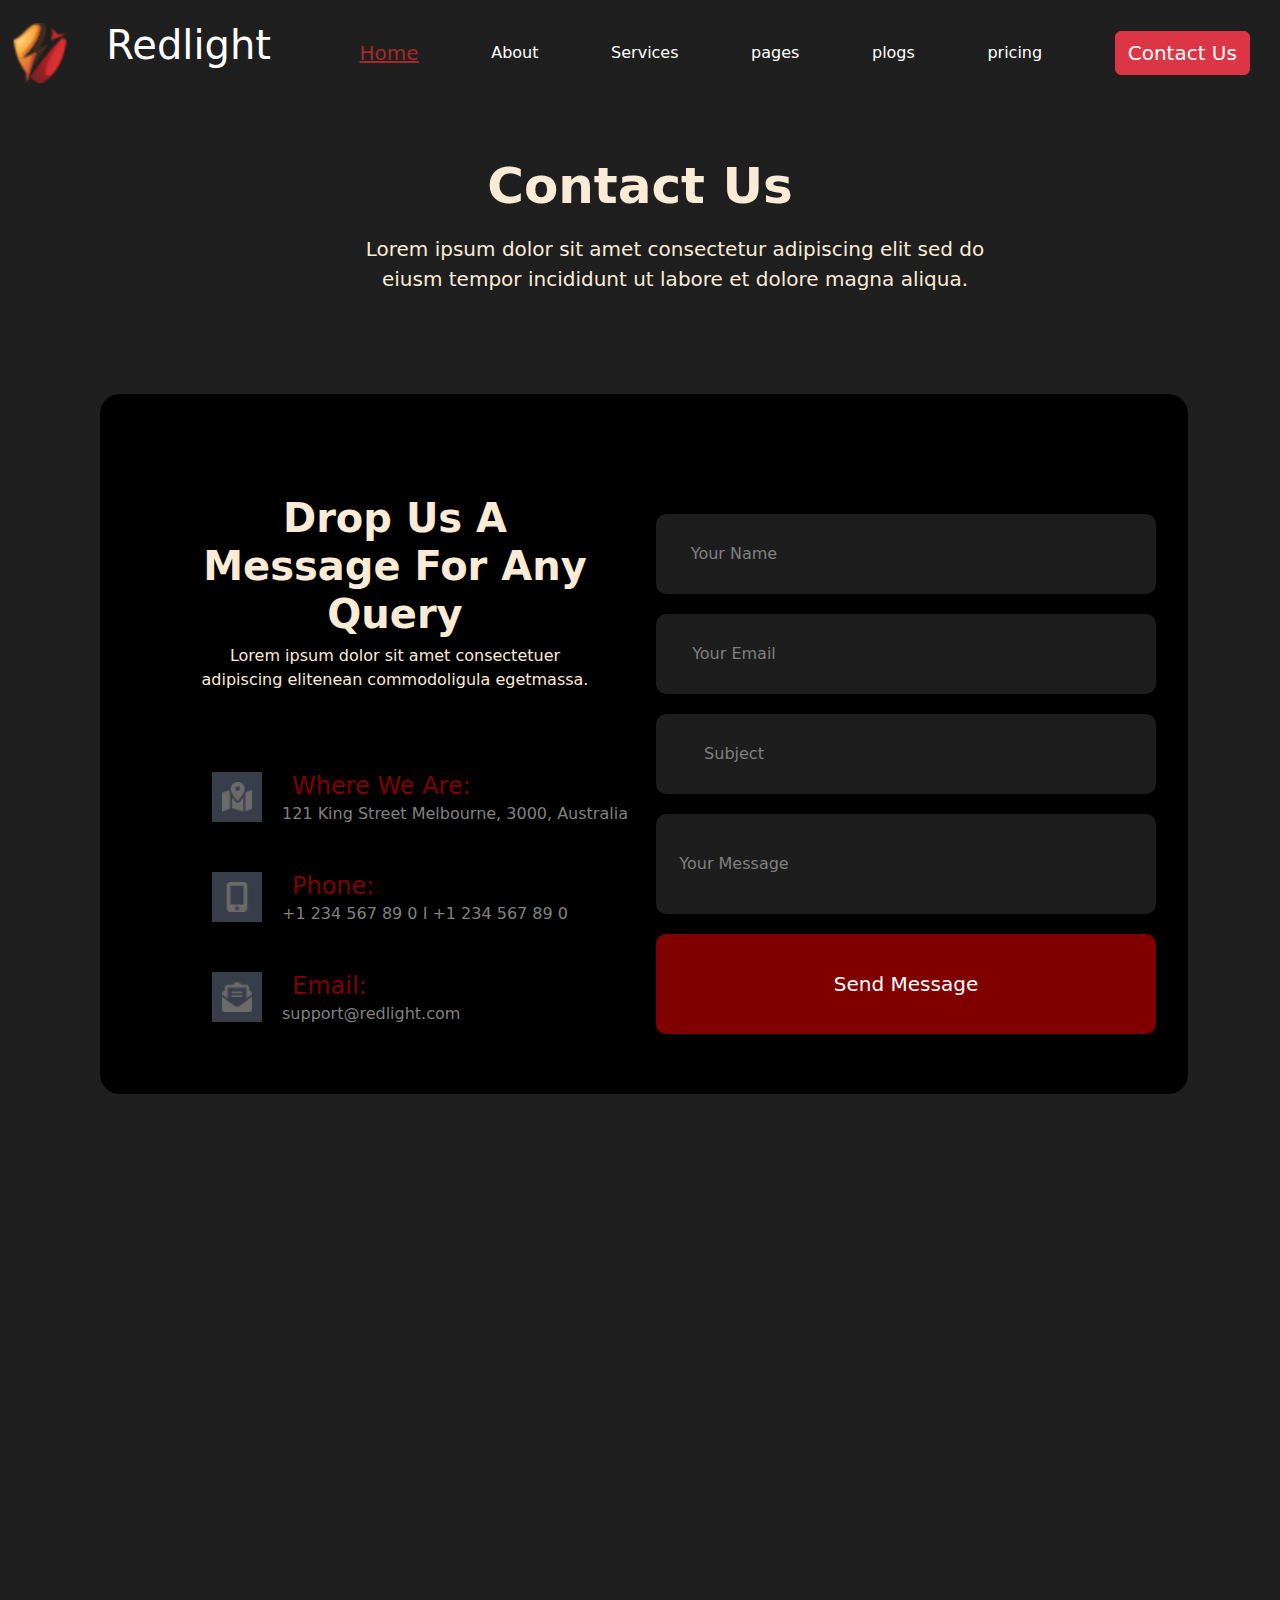
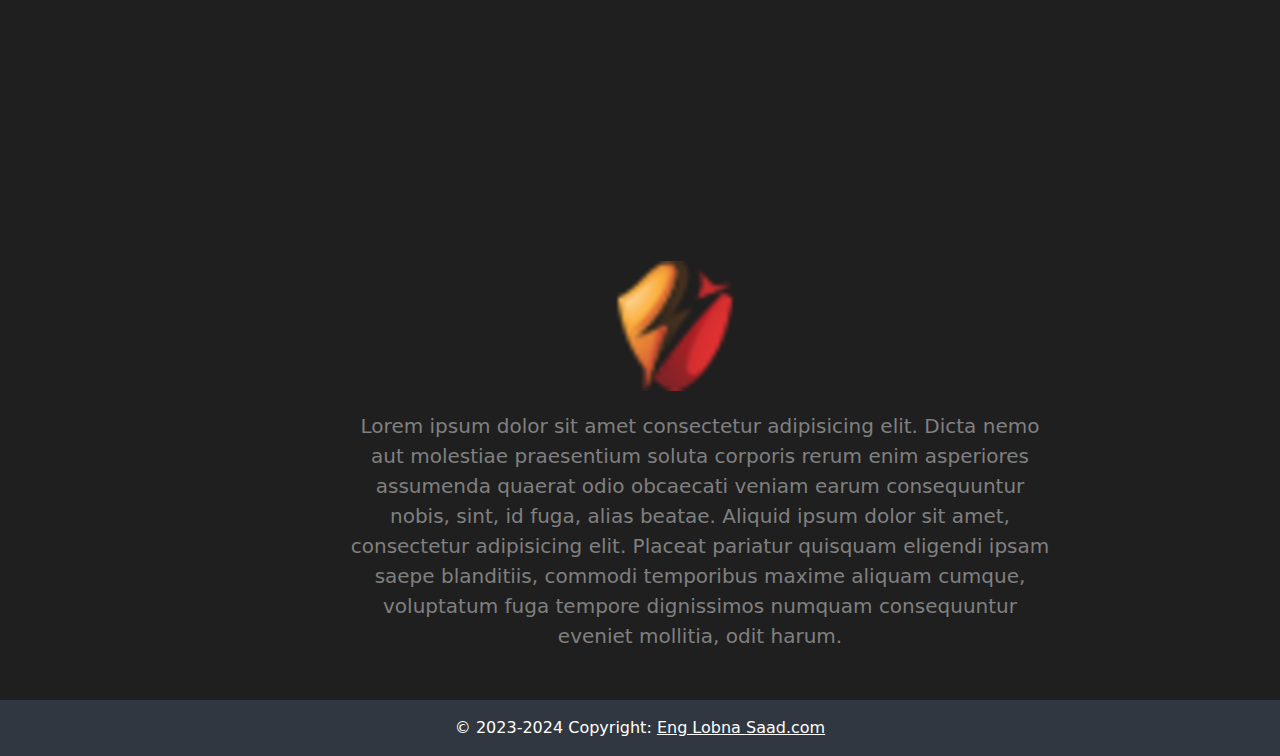
<file: contact.html>
<!DOCTYPE html>
<html lang="en">
<head>
    <meta charset="UTF-8">
    <meta name="viewport" content="width=device-width, initial-scale=1.0">
    <title>Contact page</title>
    <link rel="stylesheet" href="./css/bootstrap.css">
    <link rel="stylesheet" href="./css/style.css">
    <link rel="stylesheet" href="https://cdnjs.cloudflare.com/ajax/libs/font-awesome/6.4.2/css/all.min.css">
    <link rel="stylesheet" href="https://cdnjs.cloudflare.com/ajax/libs/animate.css/4.1.1/animate.min.css"/>
    <link rel="stylesheet" href="./styl.css">
    <link rel="stylesheet" href="./css/sty.css">
    <style>
        .bak{
            background-color:  hsl(0, 0%, 12%);
            width: 100%;
            height: 2300px;
        }
    </style>
</head>
<body>
    
    <div class="bak">
        <nav class="navbar">
            <a class="navbar-brand" href="#">
                <img src="./photos my web/pho.png" style="margin-top: 0; margin-left: 0; width: 80px;"  alt="">
                <span>redlight</span>
            </a>
    
            <ul class="navbar-nav text-white">
                <li class="nav-item "><a class="nav-boord " href="index.html">Home</a></li>
            </ul>
    
            <ul class="navbar-nav">
                <li class="nav-item"><a class="nav-link " href="about .html">About</a></li>
            </ul>
            <ul class="navbar-nav">
                <li class="nav-item"><a class="nav-link" href="services.html">Services</a></li>
            </ul>
            <ul class="navbar-nav">
                <li class="nav-item"><a class="nav-link" href="pages.html">pages</a></li>
            </ul>
            <ul class="navbar-nav">
                <li class="nav-item"><a class="nav-link" href="plog.html">plogs</a></li>
            </ul>
            <ul class="navbar-nav">
                <li class="nav-item"><a class="nav-link" href="pricing.html">pricing</a></li>
            </ul>
            <button type="button" class="btn btn-danger"><a class="nav-link"  href="contact.html">Contact Us</a></button>
        </nav>


<div class="out" style="margin-bottom: 100px;">
    <h1>contact us</h1>
    <p style="color: antiquewhite; text-align: center; font-size: 20px; width: 650px; margin-left: 350px;">Lorem ipsum dolor sit amet consectetur adipiscing elit sed do eiusm tempor incididunt ut labore et dolore magna aliqua.</p>
</div>


<div class="bon">
    <div class="row">
        <div class="col">
            <h2 style="width: 500px;text-align: center; padding-top: 100px; padding-left: 90px; position: absolute">Drop Us A Message For Any Query</h2>
            <p style="color: antiquewhite; width: 500px;text-align: center;  padding-top: 250px; padding-left: 90px;">Lorem ipsum dolor sit amet consectetuer adipiscing elitenean commodoligula egetmassa.</p>
            <div class="row" style="margin-bottom: 50px; margin-left: 100px; margin-top: 80px;">
                <div class="col" dir="ltr">
                    <h4 style="color: maroon; margin-left: 80px;  position: absolute;">Where We Are:</h4>
                    <p style="position: absolute; margin-left: 70px; margin-top: 20px;">121 King Street Melbourne, 3000, Australia</p>
            <img src="./photos my web/contact-icon1.png" style="width: 50px; background-color: #3e4551; opacity: 0.9;" alt="">
            
        </div>
                   
        </div>
        <div class="row" style="margin-bottom: 50px; margin-left: 100px; margin-top: 50px;">
            <div class="col">
                <h4 style="color: maroon; margin-left: 80px;  position: absolute;">Phone:</h4>
                <p style="position: absolute; margin-left: 70px; margin-top: 20px;">+1 234 567 89 0 I +1 234 567 89 0</p>
            <img src="./photos my web/contact-icon2.png" style="width: 50px; background-color: #3e4551; opacity: 0.9;" alt="">
        </div>
    </div>

    <div class="row" style="margin-bottom: 50px; margin-left: 100px; margin-top: 50px;">
        <div class="col">
            <h4 style="color: maroon; margin-left: 80px;  position: absolute;">Email:</h4>
            <p style="position: absolute; margin-left: 70px; margin-top: 20px;">support@redlight.com</p>
            <img src="./photos my web/contact-icon3.png" style="width: 50px; background-color: #3e4551; opacity: 0.9;" alt="">
        </div>
    </div>


        </div>
        <div class="col">
              <button class="can" style="background-color: rgb(29, 29, 29); color: gray; padding-right: 350px; margin-top: 120px ;">Your Name</button>
              <button class="can" style="background-color: rgb(29, 29, 29); color: gray; padding-right: 350px; margin-top: 20px;">Your Email</button>  
              <button class="can" style="background-color: rgb(29, 29, 29); color: gray; padding-right: 350px;  margin-top: 20px;">Subject</button>   
              <button class="can" style="background-color: rgb(29, 29, 29); color: gray; padding-right: 350px;  margin-top: 20px; height: 100px;">Your Message</button>   
            <button class="button" style="background-color: maroon; color: white; margin-top: 20px; font-size: 20px; height: 100px;">Send Message</button>
            </div>
    </div>
</div>



<iframe src="https://www.google.com/maps/embed?pb=!1m18!1m12!1m3!1d3152.3329058185823!2d144.9648862246985!3d-37.80567063357448!2m3!1f0!2f0!3f0!3m2!1i1024!2i768!4f13.1!3m3!1m2!1s0x6ad65d4c2b349649%3A0xb6899234e561db11!2sEnvato%20Pty%20Ltd!5e0!3m2!1sar!2seg!4v1699351018393!5m2!1sar!2seg" width="600" height="450" style="border:0;" allowfullscreen="" loading="lazy" referrerpolicy="no-referrer-when-downgrade"></iframe>




<div>
    <img src="./photos my web/pho.png"  style=" width: 150px; margin-left: 600px;margin-top: 100px;" alt="">
    <p style=" width: 700px; margin-left: 350px;font-size: 20px; text-align: center;">Lorem ipsum dolor sit amet consectetur adipisicing elit. Dicta nemo aut molestiae praesentium soluta corporis rerum enim asperiores assumenda quaerat odio obcaecati veniam earum consequuntur nobis, sint, id fuga, alias beatae. Aliquid
         ipsum dolor sit amet, consectetur adipisicing elit. Placeat pariatur quisquam eligendi ipsam saepe blanditiis, commodi temporibus maxime aliquam cumque, voluptatum fuga
         tempore dignissimos numquam consequuntur eveniet mollitia, odit harum.</p>

    
</div>










    </div>


<!-- Footer -->
<footer
class="text-center text-lg-start text-white"
style="background-color: #3e4551"
>
<!-- Copyright -->
<div
class="text-center p-3"
style="background-color: rgba(0, 0, 0, 0.2)"
>
© 2023-2024 Copyright:
<a class="text-white" href="https://mdbootstrap.com/"
>Eng Lobna Saad.com</a
>
</div>
<!-- Copyright -->
</footer>
<!-- Footer -->

    
    <script src="./js/jquery-3.7.1.min.js"></script>
    <script src="./js/popper.min.js"></script>
    <script src="./js/bootstrap.js"></script>
</body>
</html>
</file>
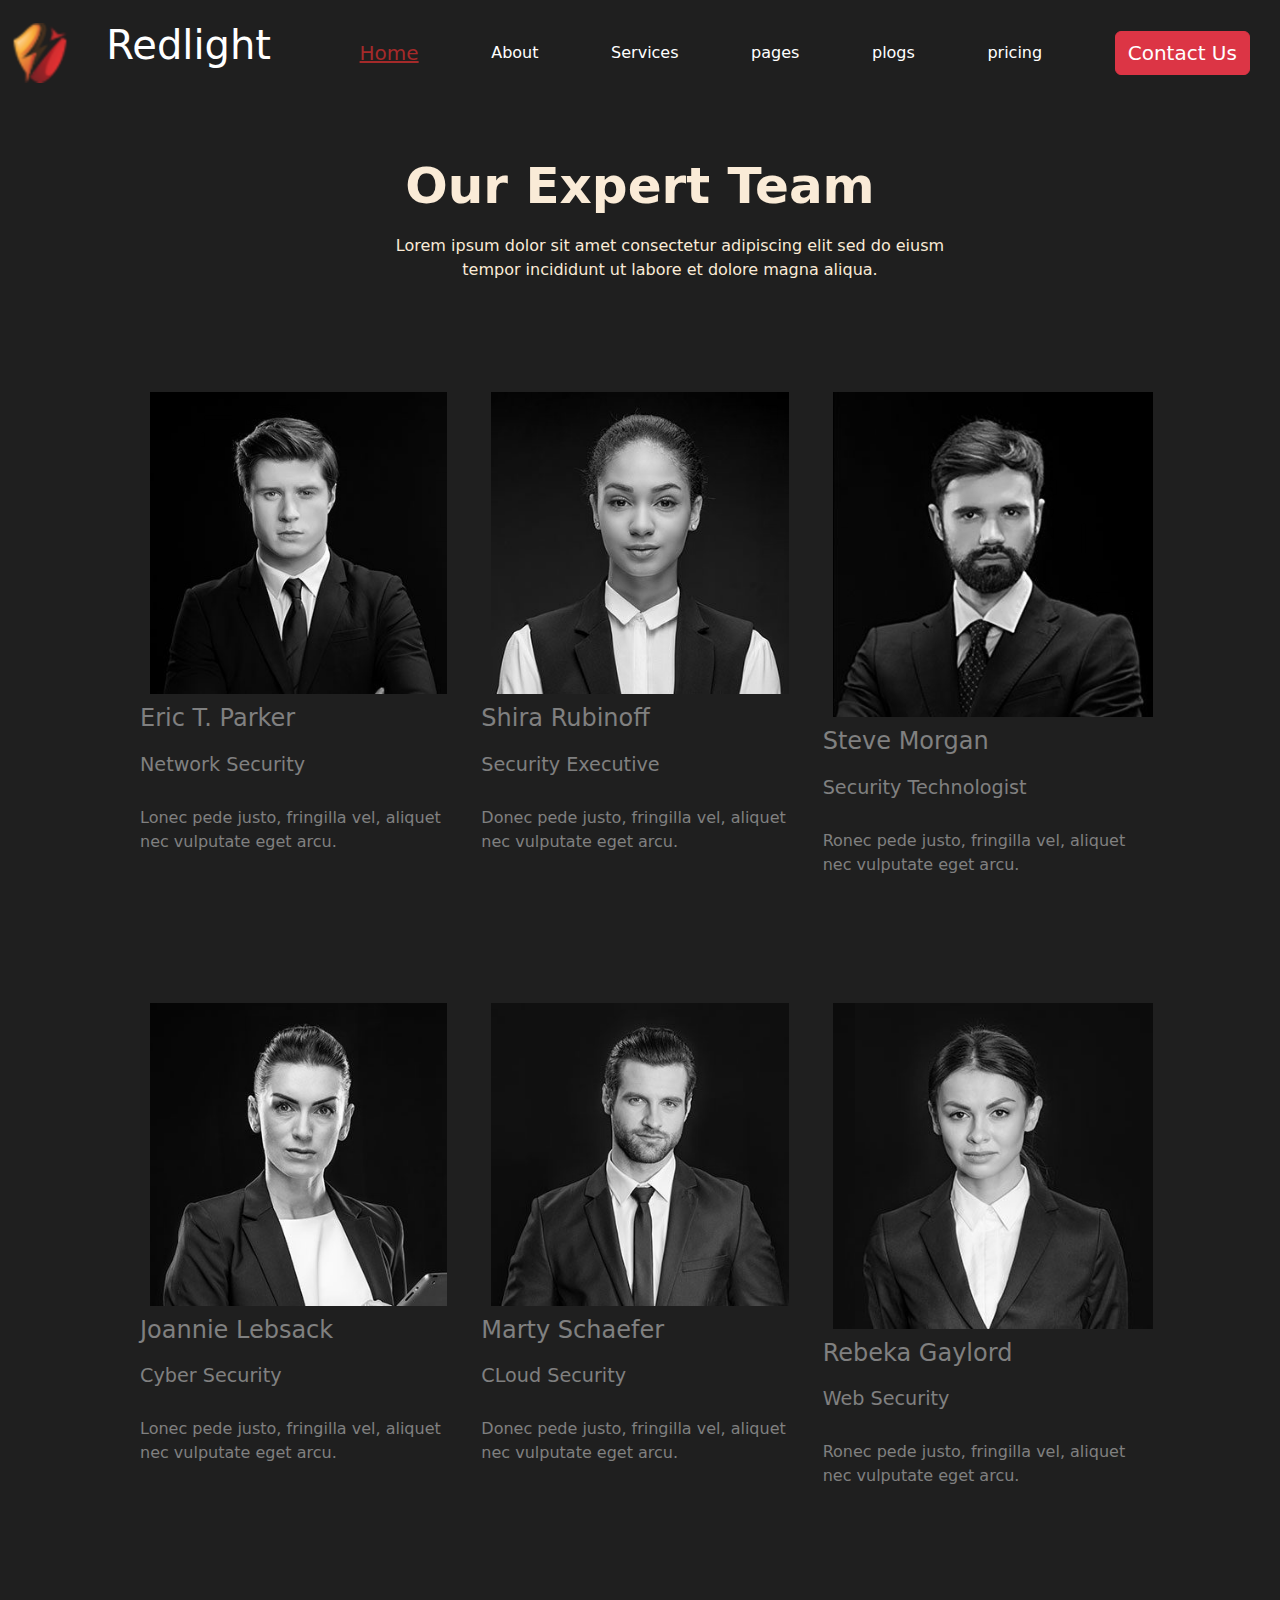
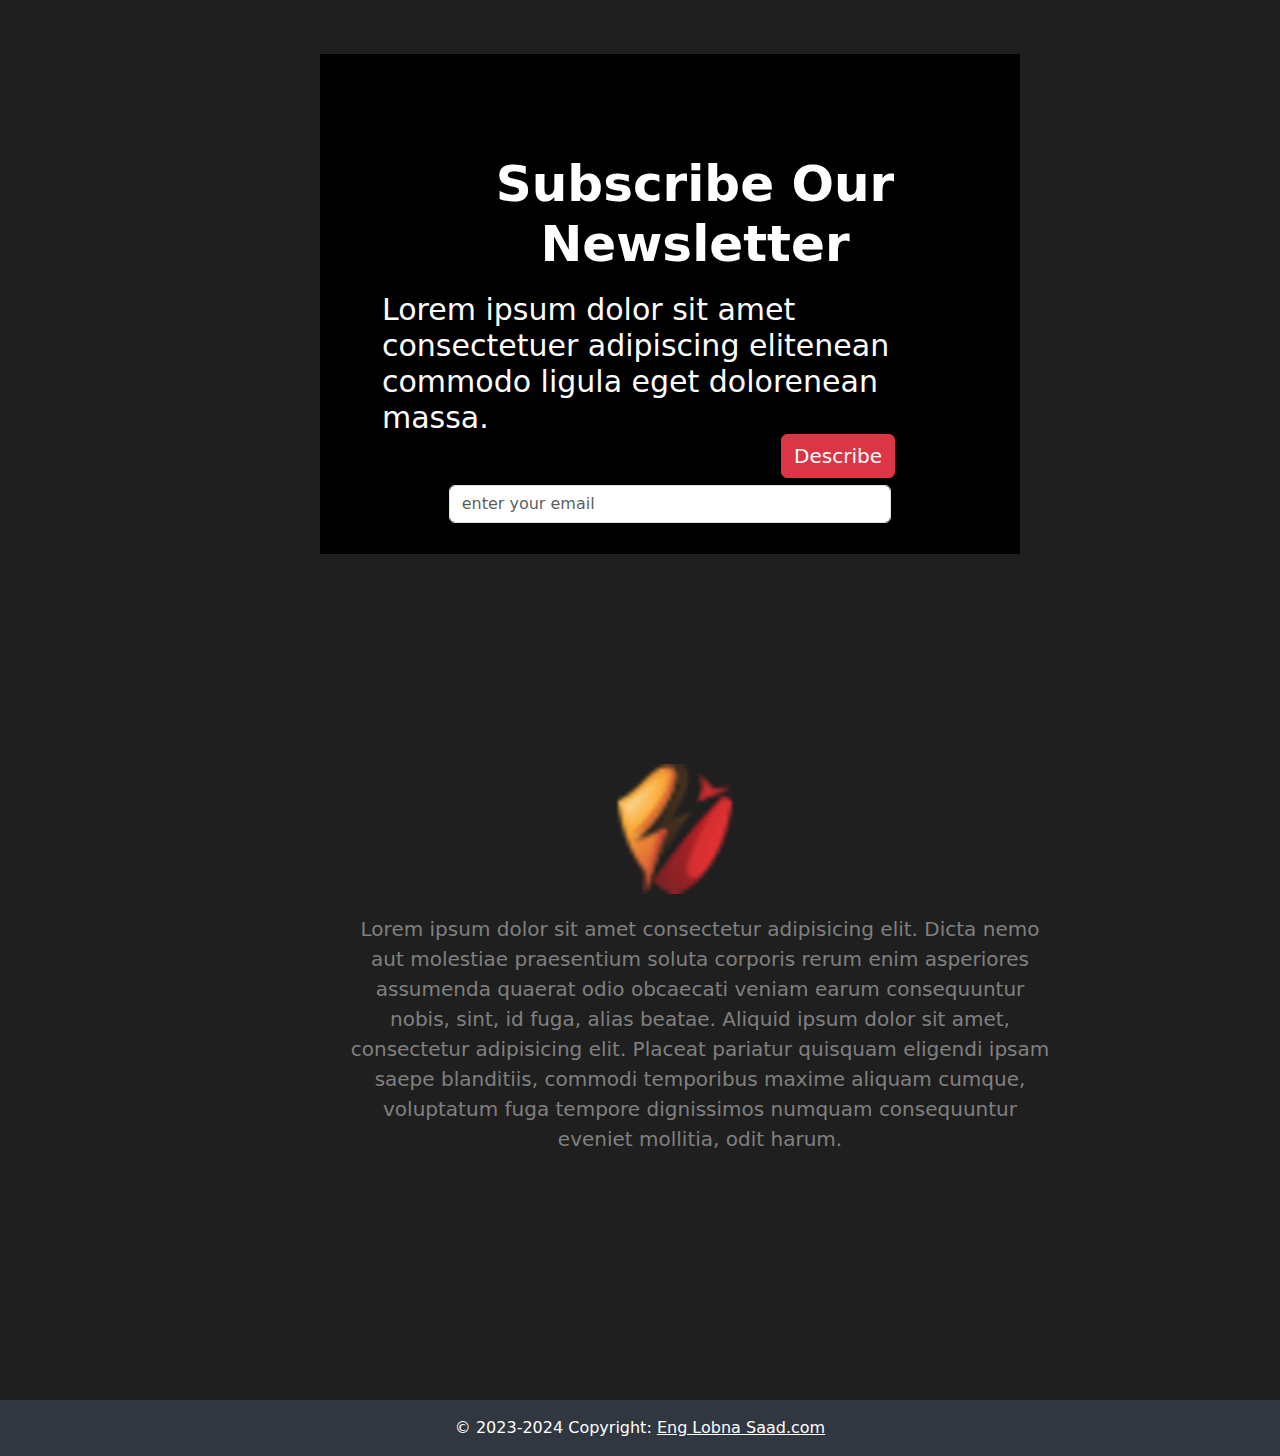
<file: pages.html>
<!DOCTYPE html>
<html lang="en">
<head>
    <meta charset="UTF-8">
    <meta name="viewport" content="width=device-width, initial-scale=1.0">
    <title>pages</title>
    <link rel="stylesheet" href="./css/bootstrap.css">
    <link rel="stylesheet" href="./css/style.css">
    <link rel="stylesheet" href="https://cdnjs.cloudflare.com/ajax/libs/font-awesome/6.4.2/css/all.min.css">
    <link rel="stylesheet" href="https://cdnjs.cloudflare.com/ajax/libs/animate.css/4.1.1/animate.min.css"/>
    <link rel="stylesheet" href="./styl.css">
    <link rel="stylesheet" href="./css/sty.css">
    <style>
        .bak{
            width: 100%;
            height: 3000px;
            background-color:  hsl(0, 0%, 12%);
        }
    
    </style>

</head>
<body>


    <div class="bak">
        <nav class="navbar">
            <a class="navbar-brand" href="#">
                <img src="./photos my web/pho.png" style="margin-top: 0; margin-left: 0; width: 80px;"  alt="">
                <span>redlight</span>
            </a>
    
            <ul class="navbar-nav text-white">
                <li class="nav-item "><a class="nav-boord " href="index.html">Home</a></li>
            </ul>
    
            <ul class="navbar-nav">
                <li class="nav-item"><a class="nav-link " href="about .html">About</a></li>
            </ul>
            <ul class="navbar-nav">
                <li class="nav-item"><a class="nav-link" href="services.html">Services</a></li>
            </ul>
            <ul class="navbar-nav">
                <li class="nav-item"><a class="nav-link" href="pages.html">pages</a></li>
            </ul>
            <ul class="navbar-nav">
                <li class="nav-item"><a class="nav-link" href="plog.html">plogs</a></li>
            </ul>
            <ul class="navbar-nav">
                <li class="nav-item"><a class="nav-link" href="pricing.html">pricing</a></li>
            </ul>
            <button type="button" class="btn btn-danger"><a  class="nav-link" href="contact.html">Contact Us</a></button>
        </nav>
   


<div style="margin-bottom: 100px;">
    <h1>Our Expert Team</h1>
    <p style="color: antiquewhite;text-align: center; width: 600px;margin-left: 370px;">Lorem ipsum dolor sit amet consectetur adipiscing elit sed do eiusm tempor incididunt ut labore et dolore magna aliqua.</p>
</div>


<div class="row mmm" style="margin-bottom: 100px;">
    <div class="col-lg-4 col-md-4 col-sm-12">
        <div class="about-teams-inner aos-init aos-animate" data-aos="fade-up">
            <div class="about-team">
                <div class="icons-rounded-box">
                    <figure class="mb-0"><img src="./photos my web/photo 26.png" alt="" class="img-fluid teams-img-border bbbb">
                    </figure>
                </div>
            </div>
            <h4 class="about-team-members-h4">Eric T. Parker</h4>
            <p class="about-team-title" style=" font-size: larger;">Network Security</p>
            <p class="teams-section-p">Lonec pede justo, fringilla vel, aliquet nec vulputate eget arcu.
            </p>

        </div>
    </div>
    <div class="col-lg-4 col-md-4 col-sm-12">
        <div class="about-teams-inner aos-init aos-animate" data-aos="fade-up">
            <div class="about-team">
                <div class="icons-rounded-box">
                    <figure class="mb-0"><img src="./photos my web/photo 27.png" alt="" class="img-fluid teams-img-border bbbb">
                    </figure>
                </div>
            </div>
            <h4 class="about-team-members-h4">Shira Rubinoff</h4>
            <p class="about-team-title" style="font-size: larger;">Security Executive</p>
            <p class="teams-section-p">Donec pede justo, fringilla vel, aliquet nec vulputate eget arcu.</p>


        </div>
    </div>
    <div class="col-lg-4 col-md-4 col-sm-12">
        <div class="about-teams-inner aos-init aos-animate" data-aos="fade-up">
            <div class="about-team">
                <div class="icons-rounded-box">
                    <figure class="mb-0">
                        <img src="./photos my web/photo 28.png" class=" teams-img-border bbbb" width="340px">
                    </figure>
                </div>
            </div>
            <h4 class="about-team-members-h4">Steve Morgan</h4>
            <p class="about-team-title" style="font-size: larger;">Security Technologist</p>
            <p class="teams-section-p">Ronec pede justo, fringilla vel, aliquet nec vulputate eget arcu.</p>

        </div>
    </div>
</div>

<div class="row mmm">
    <div class="col-lg-4 col-md-4 col-sm-12">
        <div class="about-teams-inner aos-init aos-animate" data-aos="fade-up">
            <div class="about-team">
                <div class="icons-rounded-box">
                    <figure class="mb-0"><img src="./photos my web/teams-img4.png" alt="" class="img-fluid teams-img-border bbbb">
                    </figure>
                </div>
            </div>
            <h4 class="about-team-members-h4">Joannie Lebsack</h4>
            <p class="about-team-title" style=" font-size: larger;">Cyber Security</p>
            <p class="teams-section-p">Lonec pede justo, fringilla vel, aliquet nec vulputate eget arcu.
            </p>

        </div>
    </div>
    <div class="col-lg-4 col-md-4 col-sm-12">
        <div class="about-teams-inner aos-init aos-animate" data-aos="fade-up">
            <div class="about-team">
                <div class="icons-rounded-box">
                    <figure class="mb-0"><img src="./photos my web/teams-img5.png" alt="" class="img-fluid teams-img-border bbbb">
                    </figure>
                </div>
            </div>
            <h4 class="about-team-members-h4">Marty Schaefer</h4>
            <p class="about-team-title" style="font-size: larger;">CLoud Security</p>
            <p class="teams-section-p">Donec pede justo, fringilla vel, aliquet nec vulputate eget arcu.</p>


        </div>
    </div>
    <div class="col-lg-4 col-md-4 col-sm-12">
        <div class="about-teams-inner aos-init aos-animate" data-aos="fade-up">
            <div class="about-team">
                <div class="icons-rounded-box">
                    <figure class="mb-0">
                        <img src="./photos my web/teams-img6.png" class=" teams-img-border bbbb" width="340px">
                    </figure>
                </div>
            </div>
            <h4 class="about-team-members-h4">Rebeka Gaylord</h4>
            <p class="about-team-title" style="font-size: larger;">Web Security</p>
            <p class="teams-section-p">Ronec pede justo, fringilla vel, aliquet nec vulputate eget arcu.</p>

        </div>
    </div>
</div>


<div style="margin-top: 150px; margin-bottom: 100px;">
    <div class="row justify-content-center onne" style="position: relative;">
        <div>
            <h1 class="two">Subscribe Our Newsletter</h1>
         <h5>Lorem ipsum dolor sit amet consectetuer adipiscing
             elitenean commodo ligula eget dolorenean massa.</h5>
        </div>
        <div class="col-8">
            <input type="email" class="form-control"  placeholder="enter your email" id="exampleInputEmail1" aria-describedby="emailHelp" >
            <button class="btn btn-danger"  type="submit"  style="position:absolute; right: 95px; top:380px">Describe</button>
        </div>
    </div>
    </div>
     

    <div>
        <img src="./photos my web/pho.png"  style=" width: 150px; margin-left: 600px;margin-top: 100px;" alt="">
        <p style=" width: 700px; margin-left: 350px;font-size: 20px; text-align: center;">Lorem ipsum dolor sit amet consectetur adipisicing elit. Dicta nemo aut molestiae praesentium soluta corporis rerum enim asperiores assumenda quaerat odio obcaecati veniam earum consequuntur nobis, sint, id fuga, alias beatae. Aliquid
             ipsum dolor sit amet, consectetur adipisicing elit. Placeat pariatur quisquam eligendi ipsam saepe blanditiis, commodi temporibus maxime aliquam cumque, voluptatum fuga
             tempore dignissimos numquam consequuntur eveniet mollitia, odit harum.</p>
    
        
    </div>
    























    </div>

<!-- Footer -->
<footer
class="text-center text-lg-start text-white"
style="background-color: #3e4551"
>
<!-- Copyright -->
<div
class="text-center p-3"
style="background-color: rgba(0, 0, 0, 0.2)"
>
© 2023-2024 Copyright:
<a class="text-white" href="https://mdbootstrap.com/"
>Eng Lobna Saad.com</a
>
</div>
<!-- Copyright -->
</footer>
<!-- Footer -->



    <script src="./js/jquery-3.7.1.min.js"></script>
    <script src="./js/popper.min.js"></script>
    <script src="./js/bootstrap.js"></script>
</body>
</html>
</file>
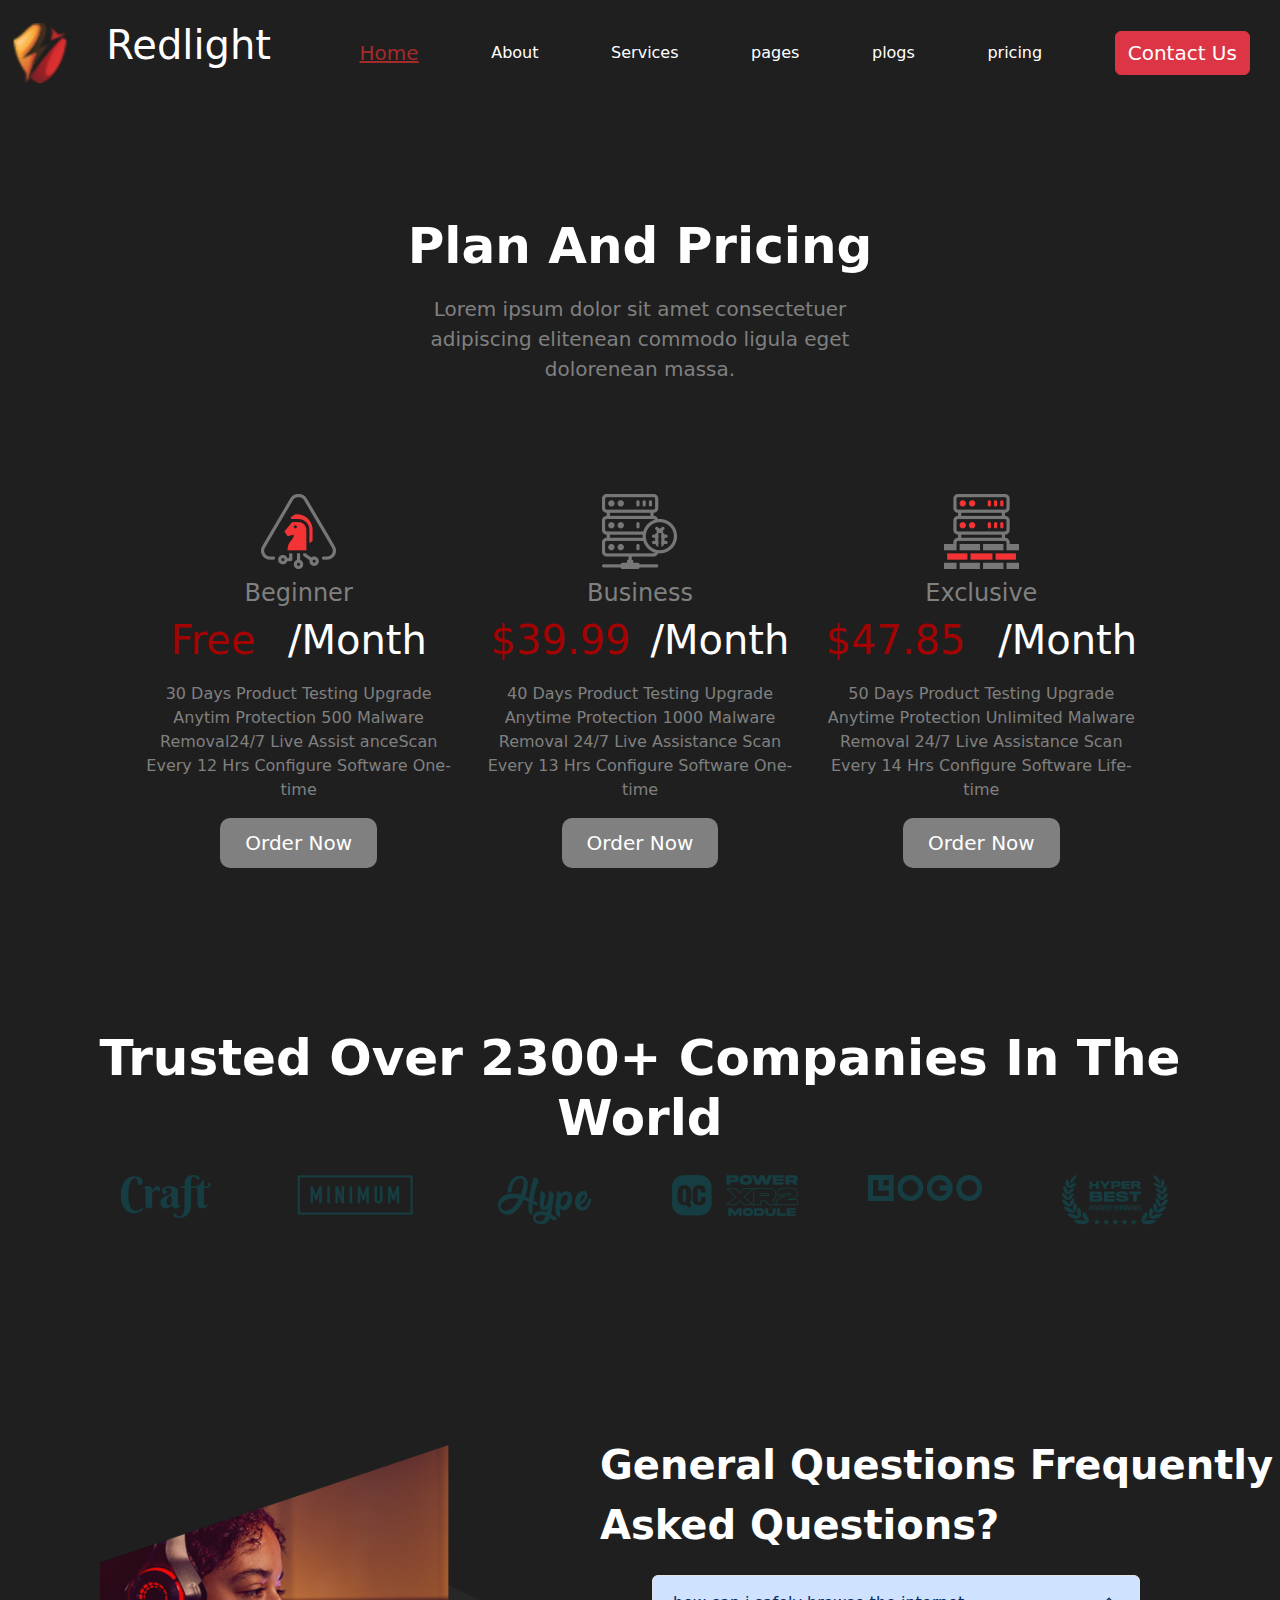
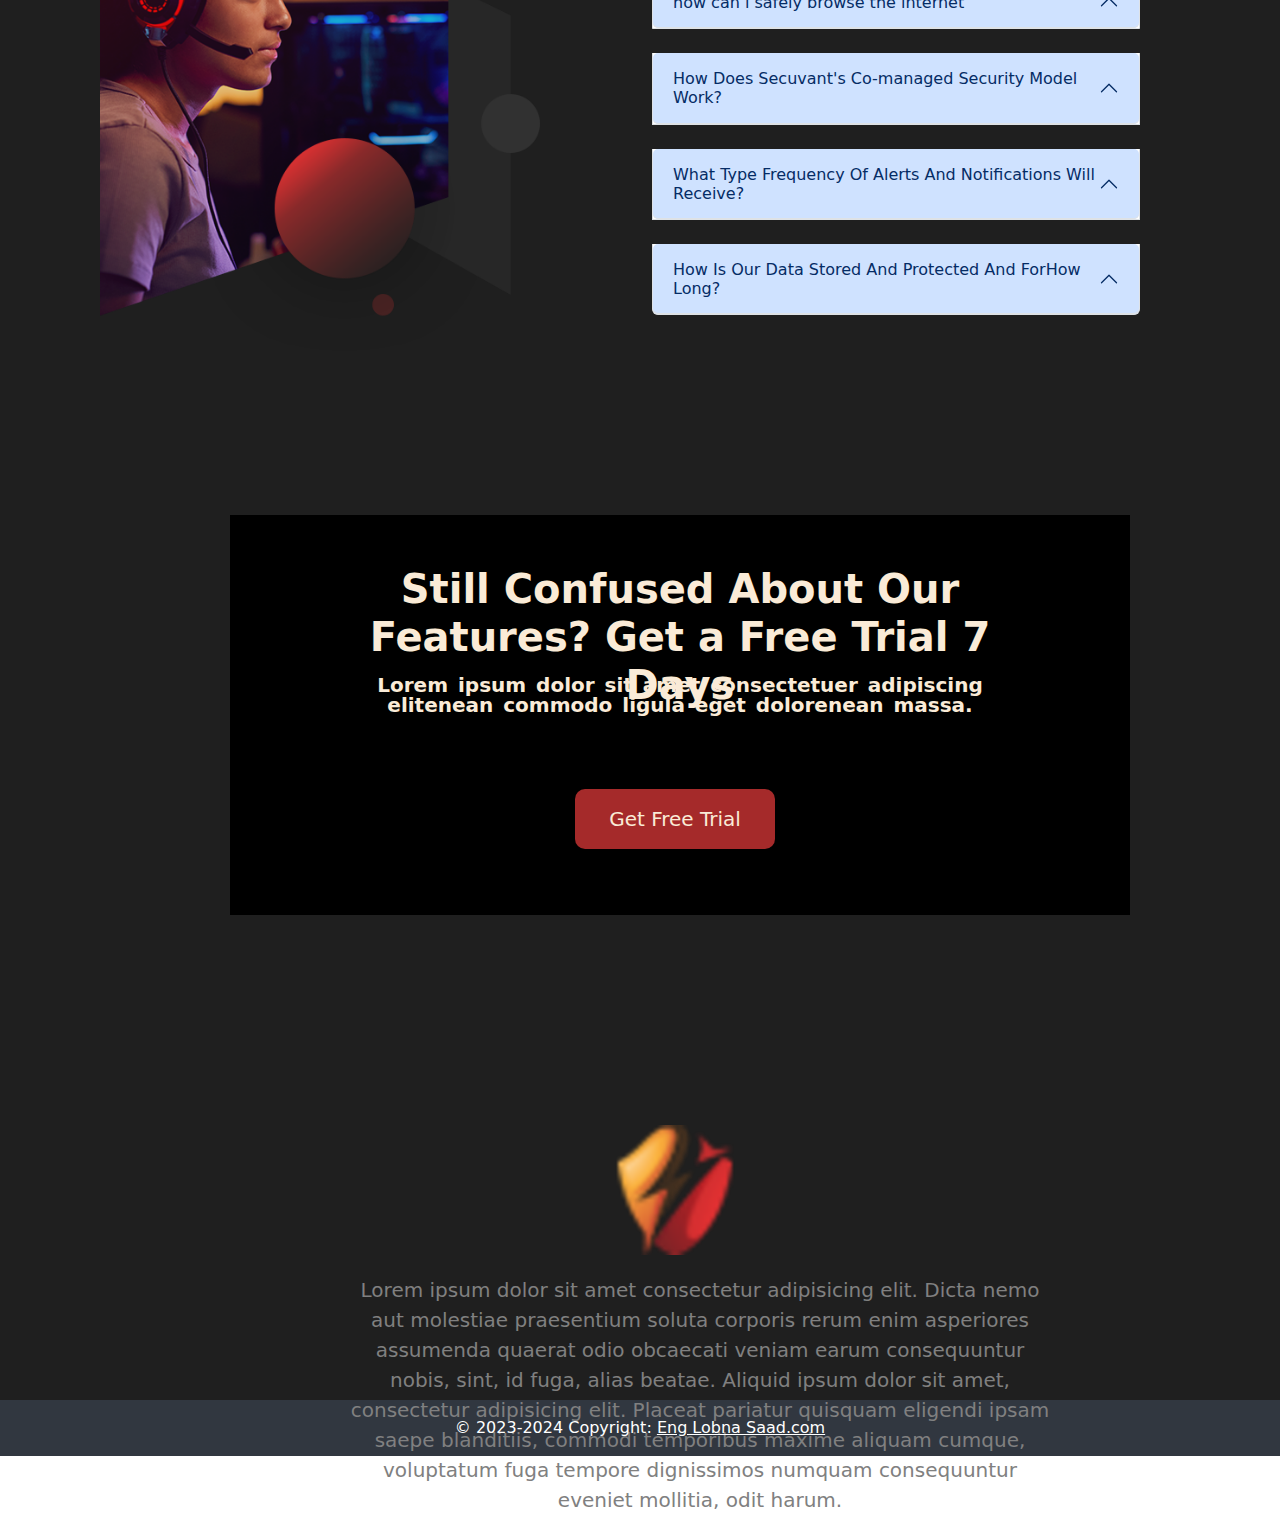
<file: pricing.html>
<!DOCTYPE html>
<html lang="en">
<head>
    <meta charset="UTF-8">
    <meta name="viewport" content="width=device-width, initial-scale=1.0">
    <title>Pricing page</title>
    <link rel="stylesheet" href="./css/bootstrap.css">
    <link rel="stylesheet" href="./css/style.css">
    <link rel="stylesheet" href="https://cdnjs.cloudflare.com/ajax/libs/font-awesome/6.4.2/css/all.min.css">
    <link rel="stylesheet" href="https://cdnjs.cloudflare.com/ajax/libs/animate.css/4.1.1/animate.min.css"/>
    <link rel="stylesheet" href="./styl.css">
    <link rel="stylesheet" href="./css/sty.css">
    <style>
        .bak{
        background-color: hsl(0, 0%, 12%);
        width: 100%;
        height: 3000px;
    }
    </style>
    

</head>
<body>
    
    <div class="bak">
        <nav class="navbar">
            <a class="navbar-brand" href="#">
                <img src="./photos my web/pho.png" style="margin-top: 0; margin-left: 0; width: 80px;"  alt="">
                <span>redlight</span>
            </a>
    
            <ul class="navbar-nav text-white">
                <li class="nav-item "><a class="nav-boord " href="index.html">Home</a></li>
            </ul>
    
            <ul class="navbar-nav">
                <li class="nav-item"><a class="nav-link " href="about .html">About</a></li>
            </ul>
            <ul class="navbar-nav">
                <li class="nav-item"><a class="nav-link" href="services.html">Services</a></li>
            </ul>
            <ul class="navbar-nav">
                <li class="nav-item"><a class="nav-link" href="pages.html">pages</a></li>
            </ul>
            <ul class="navbar-nav">
                <li class="nav-item"><a class="nav-link" href="plog.html">plogs</a></li>
            </ul>
            <ul class="navbar-nav">
                <li class="nav-item"><a class="nav-link" href="pricing.html">pricing</a></li>
            </ul>
            <button type="button" class="btn btn-danger"><a  class="nav-link" href="contact.html">Contact Us</a></button>
        </nav>
   




    <div style="margin-bottom: 100px; margin-top: 90px;">
        <h1 class="non">Plan and Pricing</h1>
        <p class="done">Lorem ipsum dolor sit amet consectetuer adipiscing
             elitenean commodo ligula eget dolorenean massa.
        </p>
    
    </div>
    


    <div class="row mmm">
        <div class="col-lg-4 col-md-4 col-sm-12 text-center" >
            <div class="about-us-content about-margin-bottom aos-init aos-animate" data-aos="fade-up">
                <div class="icons-rounded-box">
                    <figure class="mb-0">
                        <img src="./photos my web/photo 23.png" alt="">
                    </figure>
                </div>
                <h4 class="pricing-plan-h4" style="width: 50%; margin-left: auto; margin-right: auto;">Beginner</h4>
                <h3 class="pricing-plan-color">Free <span class="pricing-free-text">/Month</span></h3>
                <p class="pricing-content">30 Days Product Testing Upgrade Anytim
             Protection 500 Malware Removal24/7 Live Assist
             anceScan Every 12 Hrs Configure Software One-time</p>
                <div class="but">
                    <button class="btnOrder"><a class="nav-link" href="pricing.html">order now</a></button>
                </div>
            </div>
        </div>
    
    
        <div class="col-lg-4 col-md-4 col-sm-12 text-center">
            <div class="about-us-content about-margin-bottom aos-init aos-animate" data-aos="fade-up">
                <div class="icons-rounded-box">
                    <figure class="mb-0 icon-color">
                        <img src="./photos my web/photo 24.png" alt="">
                    </figure>
                </div>
                <h4 class="pricing-plan-h4" style="width: 50%; margin-left: auto; margin-right: auto;">Business</h4>
                <h3 class="pricing-plan-color">$39.99<span class="pricing-free-text">/Month</span></h3>            
                <p class="pricing-content">40 Days Product Testing
                    Upgrade Anytime Protection
                    1000 Malware Removal
                    24/7 Live Assistance
                    Scan Every 13 Hrs
                    Configure Software One-time</p>
                    <div class="but">
                        <button class="btnOrder"><a class="nav-link" href="pricing.html">order now</a></button>
                    </div>
            </div>
        </div>
    
    
        <div class="col-lg-4 col-md-4 col-sm-12 text-center">
            <div class="about-us-content about-margin-bottom aos-init aos-animate" data-aos="fade-up">
                <div class="icons-rounded-box">
                    <figure class="mb-0">
                        <img src="./photos my web/photo 25.png" alt="">
                    </figure>
                </div>
                <h4 class="pricing-plan-h4" style="width: 50%; margin-left: auto; margin-right: auto;">Exclusive</h4>
                <h3 class="pricing-plan-color">$47.85 <span class="pricing-free-text">/Month</span></h3>
                <p class="pricing-content">50 Days Product Testing
                    Upgrade Anytime Protection
                    Unlimited Malware Removal
                    24/7 Live Assistance
                    Scan Every 14 Hrs
                    Configure Software Life-time</p>
                    <div class="but">
                        <button class="btnOrder"><a class="nav-link" href="pricing.html">order now</a></button>
                    </div>
            </div>
        </div>
    </div>
     

    



    <h1 class="mark" style="margin-top: 80px;">Trusted Over 2300+ Companies in the World</h1>


    <div class="container">
        <div class="row">
            <div class="col-lg-2 col-sm-4 col-6 mb-md-0 mb-4 text-center d-table align-items-center">
                <div class="logo-box aos-init aos-animate" data-aos="flip-left" data-aos-easing="ease-out-cubic" data-aos-duration="2000">
                    <figure class="mb-0 comapanies-icon-margin icons-mb">
                        <img src="./photos my web/photo 2.png" alt="">
                    </figure>
                </div>
            </div>
            <div class="col-lg-2 col-sm-4 col-6 mb-md-0 mb-4 text-center d-table align-items-center">
                <div class="logo-box aos-init aos-animate" data-aos="flip-left" data-aos-easing="ease-out-cubic" data-aos-duration="2000">
                    <figure class="mb-0 comapanies-icon-margin icons-mb">
                        <img src="./photos my web/photo 3.png" alt="">
                    </figure>
                </div>    
            </div>
            <div class="col-lg-2 col-sm-4 col-6 mb-md-0  mb-4 text-center d-table align-items-center">
                <div class="logo-box aos-init aos-animate" data-aos="flip-left" data-aos-easing="ease-out-cubic" data-aos-duration="2000">
                    <figure class="mb-0 comapanies-icon-margin-hype icons-mb">
                        <img src="./photos my web/photo 4.png" alt="">
                    </figure>
                </div> 
            </div>
            <div class="col-lg-2 col-sm-4 col-6 mb-md-0 mb-4 text-center d-table align-items-center">
                <div class="logo-box aos-init aos-animate" data-aos="flip-left" data-aos-easing="ease-out-cubic" data-aos-duration="2000">
                    <figure class="mb-0 comapanies-icon-margin-3">
                        <img src="./photos my web/photo 5.png" alt="">
                    </figure>
                </div> 
            </div>
            <div class="col-lg-2 col-sm-4 col-6 mb-md-0 mb-4 text-center d-table align-items-center">
                <div class="logo-box aos-init aos-animate" data-aos="flip-left" data-aos-easing="ease-out-cubic" data-aos-duration="2000">
                    <figure class="mb-0 comapanies-icon-margin-3">
                        <img src="./photos my web/photo 6.png" alt="">
                    </figure>
                </div> 
            </div>
            <div class="col-lg-2 col-sm-4 col-6 mb-md-0 mb-4 text-center d-table align-items-center">
                <div class="logo-box aos-init aos-animate" data-aos="flip-left" data-aos-easing="ease-out-cubic" data-aos-duration="2000">
                    <figure class="mb-0 mt-0 comapanies-icon-margin-3 companies-icon6">
                        <img src="./photos my web/photo 7.png" alt="">
                    </figure>
                </div>  
            </div>
    
        </div>
    </div>
    


    <div class="" style="margin-top: 200px;"> 
        <img class="ddf " src="./photos my web/photo 22.png"  style="margin-left: 50px;"  alt="">
        </div>
          <div class="words">General Questions Frequently Asked Questions?</div>
    
    
    
    
         <div class="row mmm">
            <div class="col"></div>
            <div class="col">
                <div class="accordion" id="accordionExample">
                    <div class="accordion-item ">
                    <h2 class="accordion-header" id="headingOne">
                        <button class="accordion-button  nn" type="button" data-bs-toggle="collapse" data-bs-target="#collapseOne" aria-expanded="true" aria-controls="collapseOne">
                            how can i safely browse the internet
                        </button>
                    </h2>
                    <div id="collapseOne" class="accordion-collapse collapse" aria-labelledby="headingOne" data-bs-parent="#accordionExample">
                        <div class="accordion-body">
                        <strong>This is the first item's accordion body.</strong> It is shown by default, until the collapse plugin adds the appropriate classes that we use to style each element. These classes control the overall appearance, as well as the showing and hiding via CSS transitions. You can modify any of this with custom CSS or overriding our default variables. It's also worth noting that just about any HTML can go within the <code>.accordion-body</code>, though the transition does limit overflow.
                        </div>
                    </div>
                    </div>
                    <br>
                    <div class="accordion-item">
                    <h2 class="accordion-header" id="headingTwo">
                        <button class="accordion-button nn" type="button" data-bs-toggle="collapse" data-bs-target="#collapseTwo" aria-expanded="false" aria-controls="collapseTwo">
                            How Does Secuvant's Co-managed Security Model Work?
                        </button>
                    </h2>
                    <div id="collapseTwo" class="accordion-collapse collapse" aria-labelledby="headingTwo" data-bs-parent="#accordionExample">
                        <div class="accordion-body">
                        <strong>This is the second item's accordion body.</strong> It is hidden by default, until the collapse plugin adds the appropriate classes that we use to style each element. These classes control the overall appearance, as well as the showing and hiding via CSS transitions. You can modify any of this with custom CSS or overriding our default variables. It's also worth noting that just about any HTML can go within the <code>.accordion-body</code>, though the transition does limit overflow.
                        </div>
                    </div>
                    </div>
                    <br>
                    <div class="accordion-item">
                    <h2 class="accordion-header" id="headingThree">
                        <button class="accordion-button nn" type="button" data-bs-toggle="collapse" data-bs-target="#collapseThree" aria-expanded="false" aria-controls="collapseThree">
                            What Type Frequency Of Alerts And Notifications Will Receive?
                        </button>
                    </h2>
                    <div id="collapseThree" class="accordion-collapse collapse" aria-labelledby="headingThree" data-bs-parent="#accordionExample">
                        <div class="accordion-body">
                        <strong>This is the third item's accordion body.</strong> It is hidden by default, until the collapse plugin adds the appropriate classes that we use to style each element. These classes control the overall appearance, as well as the showing and hiding via CSS transitions. You can modify any of this with custom CSS or overriding our default variables. It's also worth noting that just about any HTML can go within the <code>.accordion-body</code>, though the transition does limit overflow.
                        </div>
                    </div>
                    </div>
                    <br>
                    <div class="accordion-item">
                        <h2 class="accordion-header" id="headingOne">
                        <button class="accordion-button nn" type="button" data-bs-toggle="collapse" data-bs-target="#nnn" aria-expanded="true" aria-controls="nnn">
                            How Is Our Data Stored And Protected And ForHow Long?
                        </button>
                        </h2>
                        <div id="nnn" class="accordion-collapse collapse" aria-labelledby="headingOne" data-bs-parent="#accordionExample">
                        <div class="accordion-body">
                            <strong>This is the first item's accordion body.</strong> It is shown by default, until the collapse plugin adds the appropriate classes that we use to style each element. These classes control the overall appearance, as well as the showing and hiding via CSS transitions. You can modify any of this with custom CSS or overriding our default variables. It's also worth noting that just about any HTML can go within the <code>.accordion-body</code>, though the transition does limit overflow.
                        </div>
                        </div>
                </div>
         </div>
            </div>
        </div>
    
    

<div class="row justify-content-center micro" style="margin-bottom: 100px;">
    <h2 style="width: 695px; padding-top: 50px;position: absolute;">Still Confused About Our Features?
    Get a Free Trial 7 Days</h2>
    <h6 style="width: 700px; color: antiquewhite;">Lorem ipsum dolor sit amet consectetuer adipiscing elitenean commodo ligula eget dolorenean massa.</h6>

    <button class="btm">get free trial</button>

</div>



        
<div>
    <img src="./photos my web/pho.png"  style=" width: 150px; margin-left: 600px;margin-top: 100px;" alt="">
    <p style=" width: 700px; margin-left: 350px;font-size: 20px; text-align: center;">Lorem ipsum dolor sit amet consectetur adipisicing elit. Dicta nemo aut molestiae praesentium soluta corporis rerum enim asperiores assumenda quaerat odio obcaecati veniam earum consequuntur nobis, sint, id fuga, alias beatae. Aliquid
         ipsum dolor sit amet, consectetur adipisicing elit. Placeat pariatur quisquam eligendi ipsam saepe blanditiis, commodi temporibus maxime aliquam cumque, voluptatum fuga
         tempore dignissimos numquam consequuntur eveniet mollitia, odit harum.</p>

    
</div>

























</div>
<!-- Footer -->
<footer
class="text-center text-lg-start text-white"
style="background-color: #3e4551"
>
<!-- Copyright -->
<div
class="text-center p-3"
style="background-color: rgba(0, 0, 0, 0.2)"
>
© 2023-2024 Copyright:
<a class="text-white" href="https://mdbootstrap.com/"
>Eng Lobna Saad.com</a
>
</div>
<!-- Copyright -->
</footer>
<!-- Footer -->








    <script src="./js/jquery-3.7.1.min.js"></script>
    <script src="./js/popper.min.js"></script>
    <script src="./js/bootstrap.js"></script>

</body>
</html>
</file>
<file: css/style.css>
.back{
    background-color: hsl(0, 0%, 12%);
    width: 100%;
    height: 9000px;
}
span{
    font-size: 40px;
    color: white;
    padding-left: 20px;
    text-transform: capitalize;
}
.nav-boord{
    color: brown;
    font-size: 20px;
}
.nav-link{
    color: white;
    
}
.nav-link:hover{
    color: brown;
}
.btn{
    margin-right: 30px;
    font-size: 20px;
}

.btn:hover{
    background-color: white;
    color: #a30303;
    
}
.text{
    color: white;
    font-size: larger;
   margin-top: 130px;
   margin-left: 50px;

}
.speech{
    font-size: 50px;
    line-height: 56px;
    word-spacing: 10px;
    letter-spacing: -4px;
    margin-top: 30px;
    font-weight: 600;
    color: white;
    width: 400px;
    margin-left: 40px;

}
.test{
    font-size: larger;
    color: white;
    width: 500px;
    margin-top: 15px;
    margin-left: 50px;
    margin-bottom: 20px;

}
.btn btn-danger{
    border-radius: 3px;
    padding-left: 100px;
}
.btn btn-danger:hover{
    background-color: #b7ff4b;
}
.img{
    /* margin-top: 20px; */
    margin-left: 800px;
    width: 35%;
    position: absolute;
}
.heading-background{
    background-color: black;
    padding: 6px 20px;
    display: inline;
    word-spacing: -1px;
}
h6{
    color: gold;
    font-size: 15px;
    font-weight: 600;
    line-height: 16px;
}
p{
    color: gray;
    padding-top: 10px;
}
.mark{
    color: #fff;
    background-color: hsl(0, 0%, 12%);
    text-align: center;
    padding-top: 50px;
}
img{
    color: gray;
    padding-top: 20px;
    padding: 10px;
}
.prof{
    font-size: 50px;
    font-weight: 700;
    color: #fff;
    text-align: center;
    padding-top: 20px;
}
.ddd{
    color:hsl(0, 1%, 45%);
    text-align: center;
    font-size: 18px;

}
.card{
    background-color:hsl(0, 0%, 12%);
    opacity: 0.9;
    width: 200px;
}
.card:hover{
    border-bottom: red 2px solid;
}
.card-title:hover{
    color: #fff;
}
.card-title{
    color: hsl(0, 1%, 45%);
}
.card-text{
    color: hsl(0, 1%, 45%);
}
i:hover{
    background-color: red;
    color: #fff;
}
i{
    padding-left: 150px;
}
.photo{
    padding: 100px;
    width: 700px;
    position: absolute;
}
.jpg{
    color: #fff;
    padding-left: 700px;
    padding-top: 200px;
}
h2{
    font-size: 50px;
    font-weight: 700;
}
pre{
    color: gray;
}
.col-lg-3:hover{
    border-bottom: #a30303 solid 5px;

}
/*.m{
    color: #fff;
}*/
.m:hover{
    background-color: #a30303;
    color: #fff;
}
h3{
    color: #fff;
    font-size: 40px;
}

.appr{
    position: absolute;
    padding: 0px 50px;
}
.non{
    text-align: center;
    color: #fff;
    padding-top: 20px;    
    font-size: 50px;
}
.done{
    font-size: 20px;
    width: 35%;
    margin-left: auto;
    margin-right: auto;
    text-align: center;

}
h4{
    color: gray;
}
.col-lg-4:hover{
    border-bottom: 5px solid #a30303;

}

.j:hover{
    background-color: #a30303;
    color: #fff;
}
.p:hover{
    background-color: #a30303;
    color: #fff;
}
h4:hover{
    color: #fff;
}
.ddf{
    width: 500px;
    padding-left: 50px;
    position: absolute;
}
.words{
    font-size: 40px;
    font-weight: 700;
    padding-left: 600px;
    color: #fff;
    margin-bottom: 20px;
}
.abc{
    padding-left: 700px;
    padding-top: 20px;
    color: #fff;

}
.pricing-plan-color{
    color: #a30303;
}
.pricing-plan-color:hover{
    color: #fff;
}
.text-decoration-none{
    background-color: black;
    border: #fff 1px solid;
    width: 100px;
    text-align: center;
    color: #fff;
}
.text-decoration-none:hover{
    background-color: red;

}
.one{
    width: 700px;
    height: 500px;
    background-color: black;
    margin-left: 320px;
}
.free{
    background-color: #fff;
    position: absolute;
    width: 400px;
    margin-left: 150px;
    margin-top: 70px;
}
.two{
    color: #fff;
    padding-top: 100px;
    padding-left: 50px;
    font-size: 50px;
    font-weight: 600;
}
h5{
    color: #fff;
    padding: 10px 50px;
    font-size: 30px;
}
/*.btn btn-danger my-2 my-sm-0{
    margin-left: 200px;
}*/

.mmm{
    width: 80%;
    margin-left: auto;
    margin-right: auto;
}
.phooo{
    margin-left: 120px;
    background-color: hsl(0, 0%, 12%);

}
.nn{
    border-radius: 5px;
}
.phooo:hover{
    background-color: #a30303;
}

.btnOrder{
    padding: 10px 25px;
    border-radius: 10px;
    border: none;
    background-color: gray;
    color: beige;
    font-size: 20px;
    text-transform: capitalize;
    margin-bottom: 30px;
    
}
.btnOrder:hover{
    background-color: #a30303;
    color: antiquewhite;
}


.bbbb{
    filter: grayscale(100%);
}
.bbbb:hover{
    filter: grayscale(0%);
    scale: 0.9;
}
.about-team-title:hover{
    color: #b40404;
}
.ggg:hover{
    scale: 0.9;
}
.b{
    background-color: black;
}
</file>
<file: styl.css>
.back{
    background-color: hsl(0, 0%, 12%);
    width: 100%;
    height: 6000px;
}

.ll{
    width: 85%;
    height: 650px;
    border-radius: 20px;
    background-color: black;
}
.brand{
    width: 150px;
    height: 50px;
    border-radius: 5px;
    margin-left: 130px;
    background-color: rgb(250, 29, 29);
    color: antiquewhite;
    border-style: none;
}
.one{
    background-color: black;
    color: antiquewhite;
    font-size: 30px;
    border: 2px solid white;
    border-radius: 10px;
    width: 200px;
    height: 60px;
    direction: rtl;
}
.b{
    background-color: black;
}
.ddd{
    width: 450px;
    text-align: center;
    margin-left: auto;
    margin-right: auto;

}
.mm{
    width: 300px;
    height: 400px;
    background-color: black;
    border-radius: 15px;
}
.mm:hover{
    border-bottom: solid 5px #b40404;
}
.jjj{
    background-color: black;
    color: antiquewhite;
    border-radius: 2px solid white;
   border: none;
    width: 150px;
    height: 50px;
    border-radius: solid white;
    margin-top: 100px;
    margin-left: 600px;
}
.btnnOrder{
    margin-top: 100px;
    margin-left: 570px;
    border-radius: 10px;
    border: none;
    background-color: black;
    color: white;
    font-size: 20px;
    text-transform: capitalize;
    width: 200px;
    height: 50px;
}
.about-team-title:hover{
    color: #b40404;
}
.onne{
    width: 700px;
    height: 500px;
    background-color: black;
    margin-left: 320px;
}
.bbbb:hover{
    filter: grayscale(0%);
    scale: 0.9;
}
.two{
    color: #fff;
    padding-top: 100px;
    padding-left: 50px;
    font-size: 50px;
    font-weight: 600;
}
</file>
<file: css/sty.css>
.micro{
    width: 900px;
    height: 400px;
    background-color: black;
    margin-top: 200px;
    margin-left: 230px;
}
h2{
    color: antiquewhite;
    text-align: center;
    font-size: 40px;

}
h6{
    color: antiquewhite;
    text-align: center;
    font-size: 20px;
    padding-top: 160px;
    word-spacing: 3px;
    line-height: 20px;
}
.btm{
    width: 200px;
    height: 60px;
    background-color: brown;
    color: antiquewhite;
    text-transform: capitalize;
    border: none;
    border-radius: 10px;
    margin-top: 0px;
    margin-right: 10px;
    font-size: 20px;
    font-weight: 500;
}
.btm:hover{
    background-color: rgb(227, 150, 7);
    font-size: 20px;
    font-weight: 500;
}
h1{
    color: antiquewhite;
    text-align: center;
    padding-top: 50px;
    font-size: 50px;
    text-transform: capitalize;
    font-weight: 700;
}
.bon{
    width: 85%;
    height: 700px;
    background-color: black;
    margin-left: 100px;
    margin-bottom: 150px;
    border-radius: 20px;
}


iframe{
    width: 85%;
    height: 400px;
    margin-left: 100px;
    margin-bottom: 100px;
    border-radius: 20px;
}
.mmm{
    width: 80%;
    margin-left: auto;
    margin-right: auto;
}
.two{
    color: #fff;
    padding-top: 100px;
    padding-left: 50px;
    font-size: 50px;
    font-weight: 600;
}
.can{
    border: none;
    width: 500px;
    height: 80px;
    border-radius: 10px;
}
.can:hover{
    border: solid 2px maroon;
}
.button{
    border: none;
    width: 500px;
    height: 80px;
    border-radius: 10px;
    border: solid 2px maroon;
}
</file>
